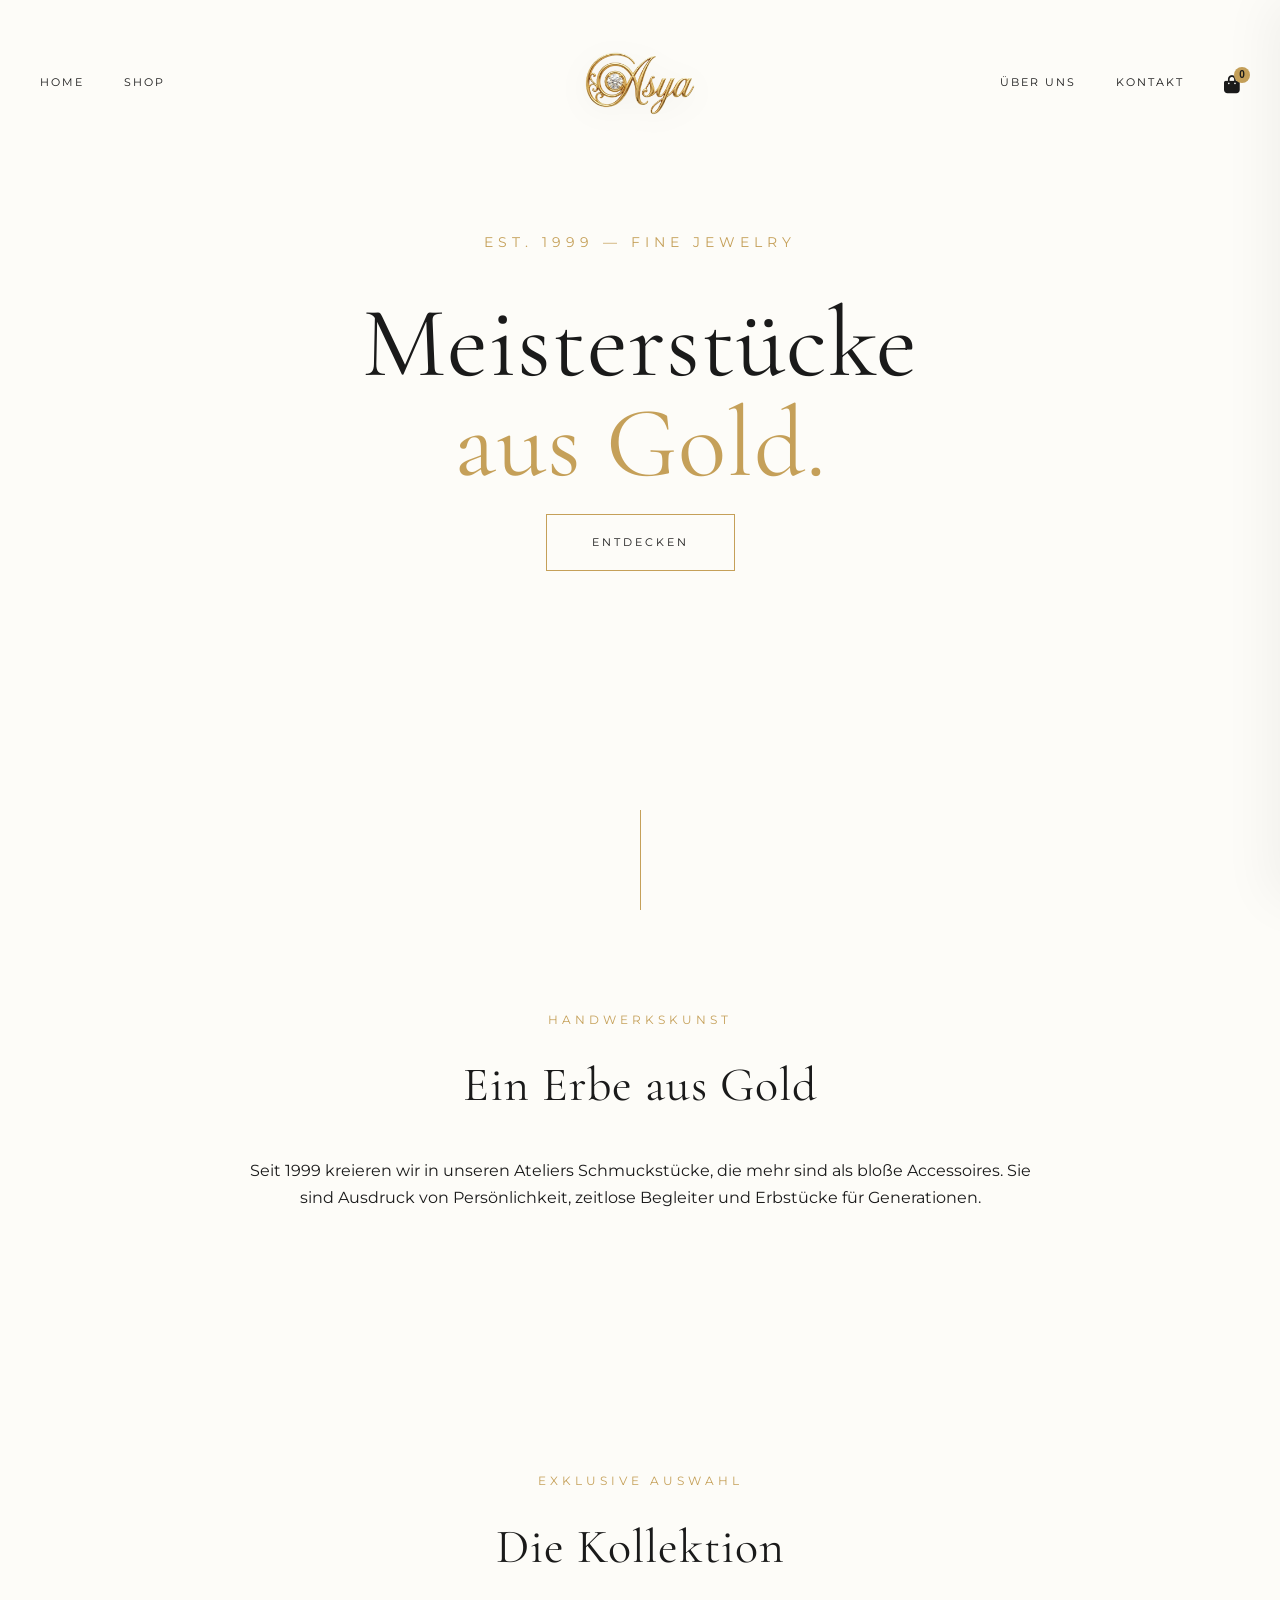
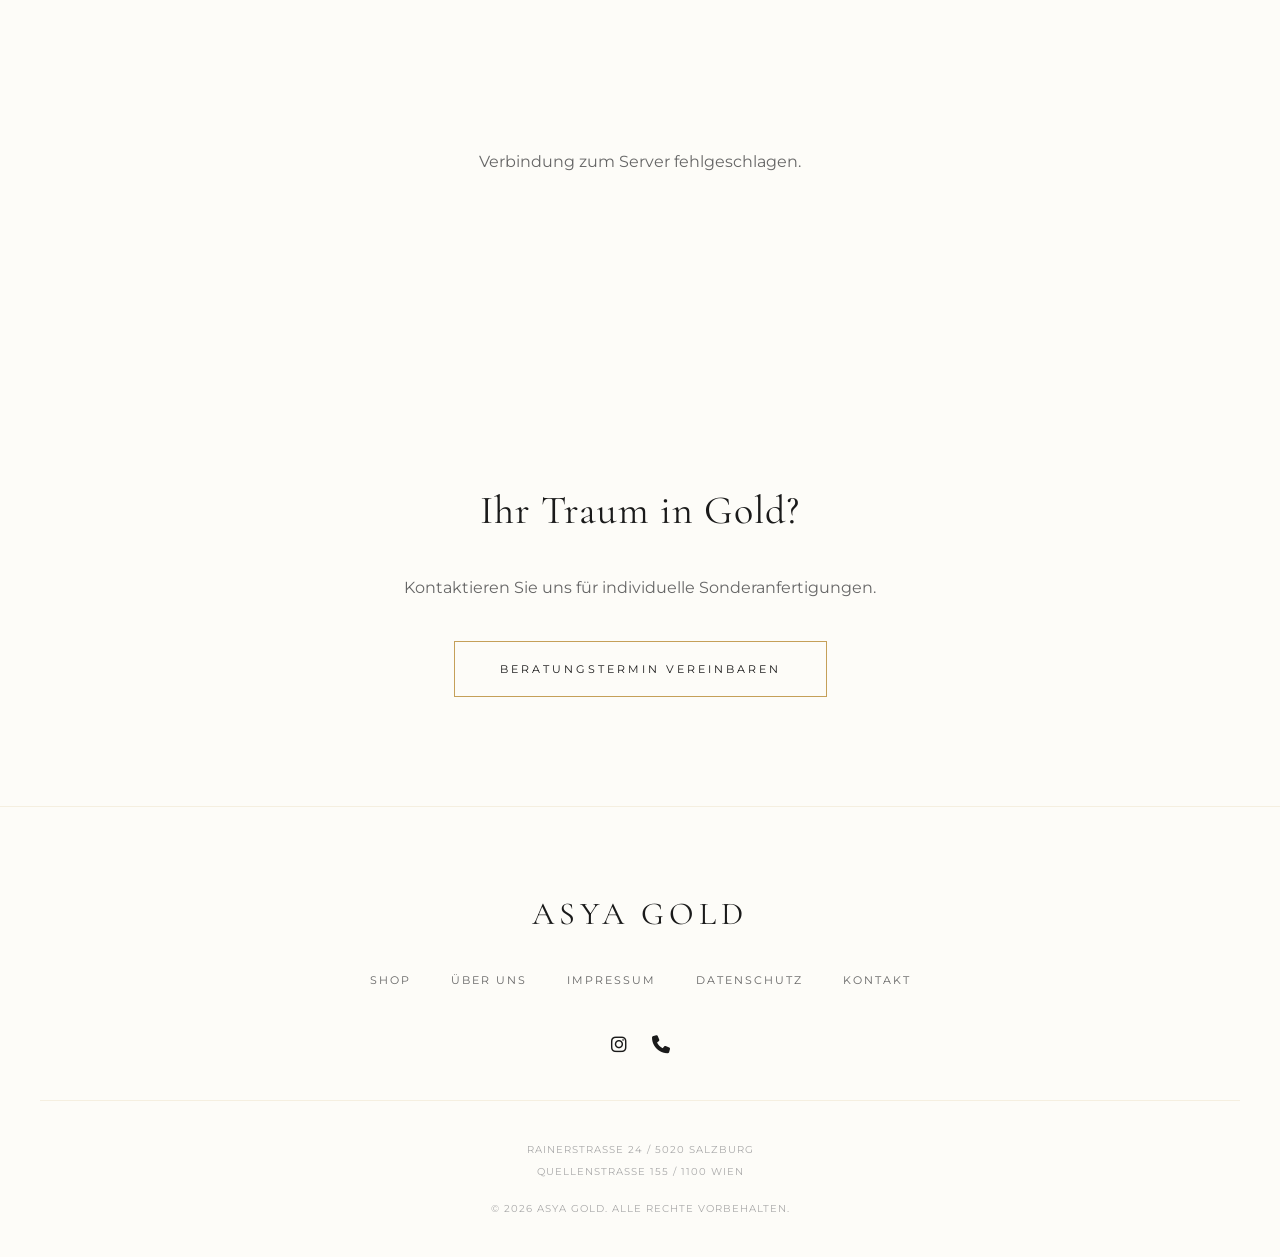
<file: index.html>
<!DOCTYPE html>
<html lang="de">

<head>
    <meta charset="UTF-8">
    <meta name="viewport" content="width=device-width, initial-scale=1.0">
    <title>ASYA GOLD | Feiner Goldschmuck & Zeitlose Eleganz</title>
    <meta name="description"
        content="Erleben Sie die Symbiose aus traditioneller Handwerkskunst und modernem Luxus. Exklusiver Goldschmuck für höchste Ansprüche.">

    <!-- Styles -->
    <link rel="icon" type="image/png" href="images/logo/logo.png">
    <link rel="stylesheet" href="style.css">

    <!-- Icons -->
    <link rel="stylesheet" href="https://cdnjs.cloudflare.com/ajax/libs/font-awesome/6.4.0/css/all.min.css">
</head>

<body class="home-page">
    <!-- Top Marquee Bar -->
    <div class="marquee-bar">
        <div class="marquee-content" id="marquee-text">
            <span class="marquee-item">ASYA GOLD — FINE JEWELRY & ART</span>
            <span class="marquee-item">ASYA GOLD — FINE JEWELRY & ART</span>
            <span class="marquee-item">ASYA GOLD — FINE JEWELRY & ART</span>
            <span class="marquee-item">ASYA GOLD — FINE JEWELRY & ART</span>
        </div>
    </div>

    <!-- Cart Drawer -->
    <div class="cart-overlay" id="cart-overlay"></div>
    <div class="cart-drawer" id="cart-drawer">
        <div class="cart-header">
            <h3>Warenkorb</h3>
            <button class="close-btn" id="close-cart"><span class="close-icon"></span></button>
        </div>
        <div class="cart-items" id="cart-items-container">
            <!-- Items via JS -->
        </div>
        <div class="cart-footer">
            <div class="cart-total">
                <span>Gesamtsumme</span>
                <span id="cart-total-price">0,00 €</span>
            </div>
            <button class="cta-luxury" style="width: 100%; margin-top: 20px;" onclick="startCheckout()">Zur
                Kasse</button>
        </div>
    </div>

    <!-- Mobile Menu Overlay -->
    <div class="mobile-menu-overlay" id="mobile-menu">
        <button class="close-btn" id="close-mobile-menu"><span class="close-icon"></span></button>
        <nav class="mobile-nav-links">
            <a href="./">Home</a>
            <a href="shop/">Shop</a>
            <a href="#atelier">Über uns</a>
            <a href="#">Kontakt</a>
        </nav>
    </div>

    <!-- Navigation -->
    <header id="header">
        <div class="nav-wrapper">
            <!-- Left Links -->
            <nav class="nav-links nav-group-left">
                <a href="./">Home</a>
                <a href="shop/">Shop</a>
            </nav>

            <!-- Center Logo -->
            <a href="index.html" class="logo">
                <img src="images/logo/logo.png" alt="Asya Gold Logo">
            </a>

            <!-- Right Zone -->
            <div class="nav-group-right-wrapper">
                <nav class="nav-links nav-group-right">
                    <a href="#atelier">Über uns</a>
                    <a href="#">Kontakt</a>
                </nav>
                <div class="nav-actions">
                    <button class="cart-btn">
                        <i class="fa-solid fa-bag-shopping"></i>
                        <span class="cart-count" id="cart-count">0</span>
                    </button>
                    <button class="menu-toggle" id="menu-toggle"><i class="fa-solid fa-bars"></i></button>
                </div>
            </div>
        </div>
    </header>

    <main>
        <!-- Hero Section -->
        <section class="hero">
            <div class="hero-content">
                <p id="hero-subtitle">Est. 1999 — Fine Jewelry</p>
                <h1 id="hero-title">Meisterstücke <br> <span class="gold-text">aus Gold.</span></h1>
                <a href="shop/index.html" class="cta-luxury">Entdecken</a>
            </div>
        </section>

        <div class="noble-divider reveal"></div>

        <!-- Intro Section -->
        <section id="atelier">
            <div class="container">
                <div class="section-intro reveal">
                    <span>Handwerkskunst</span>
                    <h2>Ein Erbe aus Gold</h2>
                    <p>Seit 1999 kreieren wir in unseren Ateliers Schmuckstücke, die mehr sind als bloße Accessoires.
                        Sie
                        sind Ausdruck von Persönlichkeit, zeitlose Begleiter und Erbstücke für Generationen.</p>
                </div>
            </div>
        </section>

        <!-- Dynamic Featured Section 1 -->
        <section id="featured-section-1" class="lifestyle-split container" style="display: none;">
            <div class="lifestyle-split-image reveal-left" id="f1-image-container">
                <!-- Image via JS -->
            </div>
            <div class="lifestyle-split-content reveal-right reveal-delay-2">
                <span id="f1-category">Exklusive Kollektion</span>
                <h2 id="f1-title">Produkttitel</h2>
                <p id="f1-text">Beschreibungstext...</p>
                <a href="shop/index.html" class="cta-luxury" id="f1-link">Zum Produkt</a>
            </div>
        </section>

        <div class="noble-divider" id="divider-1" style="display: none;"></div>

        <!-- Dynamic Featured Section 2 -->
        <section id="featured-section-2" class="lifestyle-split container featured-reverse" style="display: none;">
            <div class="lifestyle-split-image reveal-left reveal-delay-2" id="f2-image-container">
                <!-- Image via JS -->
            </div>
            <div class="lifestyle-split-content reveal-right">
                <span id="f2-category">Exklusive Kollektion</span>
                <h2 id="f2-title">Produkttitel</h2>
                <p id="f2-text">Beschreibungstext...</p>
                <a href="shop/index.html" class="cta-luxury" id="f2-link">Details ansehen</a>
            </div>
        </section>

        <div class="noble-divider" id="divider-2" style="display: none;"></div>

        <!-- Collection Section -->
        <section id="kollektion">
            <div class="container">
                <div class="section-intro reveal">
                    <span>Exklusive Auswahl</span>
                    <h2>Die Kollektion</h2>
                </div>

                <div class="product-grid" id="product-container">
                    <!-- Produkte werden dynamisch geladen -->
                </div>
            </div>
        </section>

        <!-- Call to Action Section -->
        <section style="background: var(--near-black); padding: 100px 0;">
            <div class="container" style="text-align: center;">
                <h2 class="luxury-text" style="font-size: 40px; margin-bottom: 30px;">Ihr Traum in Gold?</h2>
                <p style="margin-bottom: 40px; color: var(--gray);">Kontaktieren Sie uns für individuelle
                    Sonderanfertigungen.</p>
                <a href="#" class="cta-luxury">Beratungstermin vereinbaren</a>
            </div>
        </section>
    </main>

    <!-- Footer -->
    <footer>
        <div class="container">
            <a href="#" class="footer-logo">ASYA GOLD</a>

            <div class="footer-nav">
                <a href="shop/">Shop</a>
                <a href="#atelier">Über uns</a>
                <a href="impressum/">Impressum</a>
                <a href="#">Datenschutz</a>
                <a href="#">Kontakt</a>
            </div>

            <div class="footer-social">
                <a href="https://www.instagram.com/asyamodeasyagold/" target="_blank"><i
                        class="fa-brands fa-instagram"></i></a>
                <a href="tel:+43662874320"><i class="fa-solid fa-phone"></i></a>
            </div>
            <div class="footer-bottom">
                <p>Rainerstraße 24 / 5020 Salzburg</p>
                <p style="margin-top: 5px;">Quellenstraße 155 / 1100 Wien</p>
                <p style="margin-top: 20px;">&copy; 2026 ASYA GOLD. Alle Rechte vorbehalten.</p>
            </div>
        </div>
    </footer>

    <!-- Scripts -->
    <script src="script.js"></script>
</body>

</html>
</file>
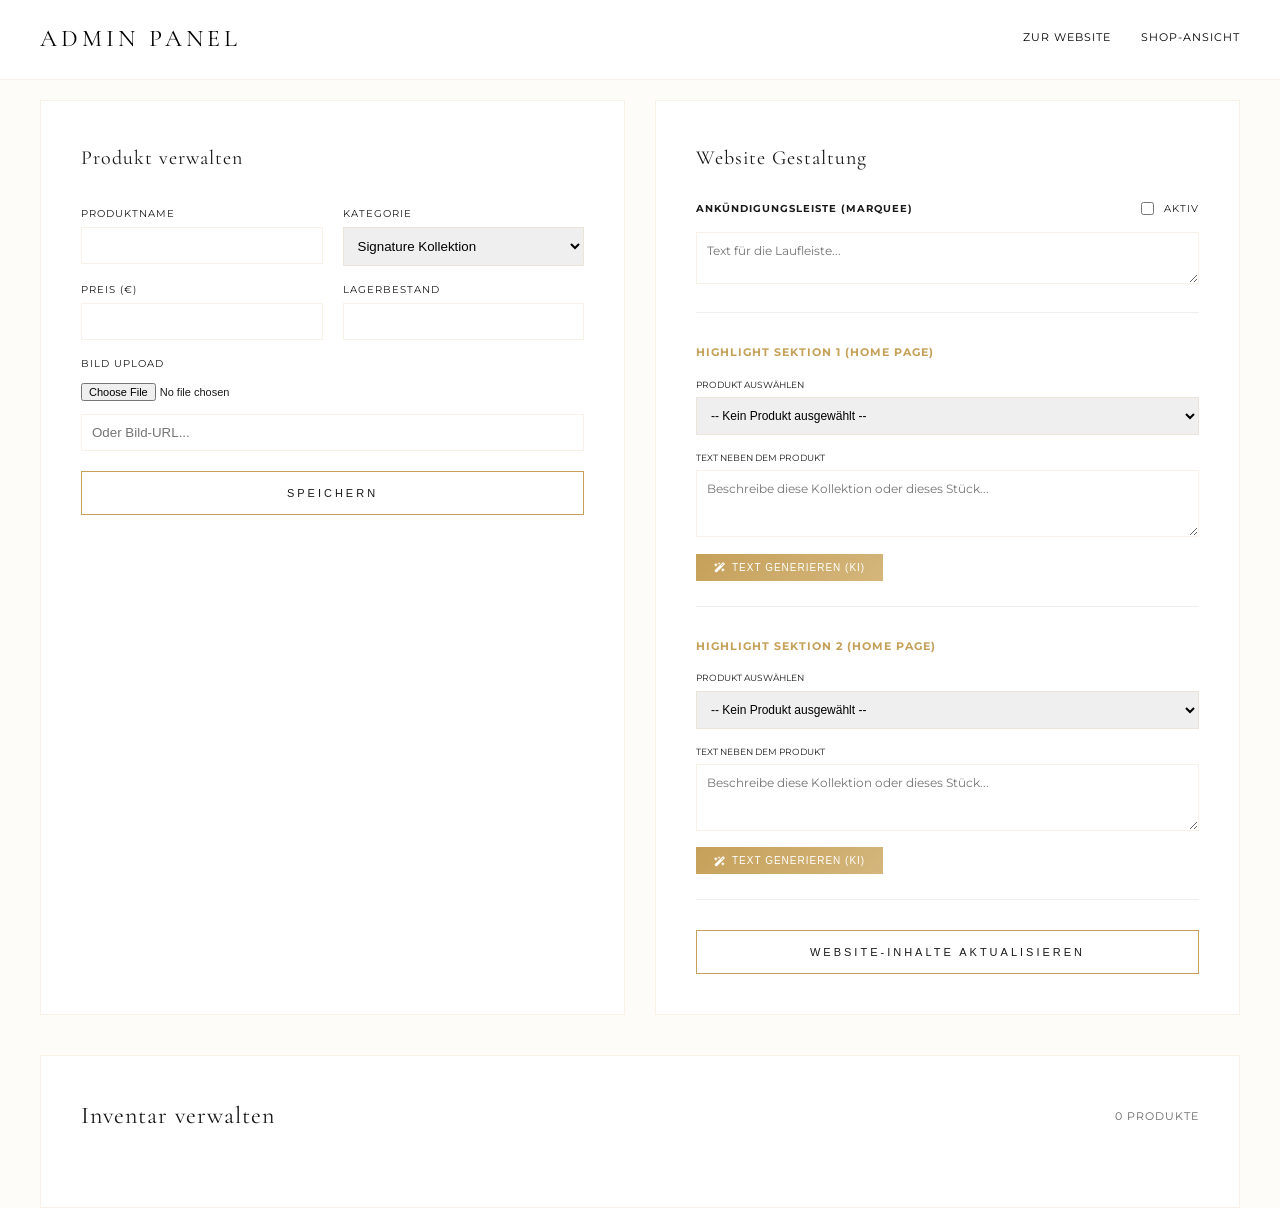
<file: admin/index.html>
<!DOCTYPE html>
<html lang="de">
<head>
    <meta charset="UTF-8">
    <meta name="viewport" content="width=device-width, initial-scale=1.0">
    <title>Admin Dashboard | Asya Gold</title>
    <link rel="icon" type="image/png" href="../images/logo/logo.png">
    <link rel="stylesheet" href="../style.css">
    <link rel="stylesheet" href="https://cdnjs.cloudflare.com/ajax/libs/font-awesome/6.4.0/css/all.min.css">
</head>
<body style="background: var(--cream);">

    <header class="scrolled" style="top: 0 !important; background: var(--white); border-bottom: 1px solid var(--border);">
        <div class="container nav-wrapper" style="display: flex; justify-content: space-between; align-items: center;">
            <a href="../" style="font-family: var(--font-serif); font-size: 24px; letter-spacing: 4px; text-transform: uppercase; text-decoration: none; color: #000; font-weight: 400;">Admin Panel</a>
            <nav class="nav-links" style="display: flex; gap: 30px;">
                <a href="../" style="text-decoration: none; color: #000; font-size: 11px; text-transform: uppercase; letter-spacing: 1px;">Zur Website</a>
                <a href="../shop/" style="text-decoration: none; color: #000; font-size: 11px; text-transform: uppercase; letter-spacing: 1px;">Shop-Ansicht</a>
            </nav>
        </div>
    </header>

    <main style="padding-top: 100px;">
        <div class="container">
            <!-- Top Row: Settings & Forms -->
            <div style="display: grid; grid-template-columns: 1fr 1fr; gap: 30px; margin-bottom: 40px;">
                
                <!-- Form: Produkt hinzufügen / bearbeiten -->
                <div class="admin-card" style="background: var(--white); padding: 40px; border: 1px solid var(--border);">
                    <h3 class="luxury-text" id="form-title" style="font-size: 20px; margin-bottom: 30px;">Produkt verwalten</h3>
                    <form id="add-product-form">
                        <input type="hidden" id="edit-id">
                        <div style="display: grid; grid-template-columns: 1fr 1fr; gap: 20px;">
                            <div class="form-group" style="margin-bottom: 15px;">
                                <label style="display: block; font-size: 10px; text-transform: uppercase; letter-spacing: 1px; margin-bottom: 5px;">Produktname</label>
                                <input type="text" id="title" required style="width: 100%; padding: 10px; border: 1px solid var(--border);">
                            </div>
                            <div class="form-group" style="margin-bottom: 15px;">
                                <label style="display: block; font-size: 10px; text-transform: uppercase; letter-spacing: 1px; margin-bottom: 5px;">Kategorie</label>
                                <select id="category" style="width: 100%; padding: 10px; border: 1px solid var(--border);">
                                    <option>Signature Kollektion</option>
                                    <option>Halsketten</option>
                                    <option>Armbänder</option>
                                    <option>Ohrringe</option>
                                    <option>Ringe</option>
                                </select>
                            </div>
                        </div>
                        <div style="display: grid; grid-template-columns: 1fr 1fr; gap: 20px;">
                            <div class="form-group" style="margin-bottom: 15px;">
                                <label style="display: block; font-size: 10px; text-transform: uppercase; letter-spacing: 1px; margin-bottom: 5px;">Preis (€)</label>
                                <input type="number" id="price" step="0.01" required style="width: 100%; padding: 10px; border: 1px solid var(--border);">
                            </div>
                            <div class="form-group" style="margin-bottom: 15px;">
                                <label style="display: block; font-size: 10px; text-transform: uppercase; letter-spacing: 1px; margin-bottom: 5px;">Lagerbestand</label>
                                <input type="number" id="stock" required style="width: 100%; padding: 10px; border: 1px solid var(--border);">
                            </div>
                        </div>
                        
                        <div class="form-group" style="margin-bottom: 20px;">
                            <label style="display: block; font-size: 10px; text-transform: uppercase; letter-spacing: 1px; margin-bottom: 5px;">Bild Upload</label>
                            <input type="file" id="image-file" accept="image/*" style="width: 100%; font-size: 11px;">
                            <input type="text" id="image-url" placeholder="Oder Bild-URL..." style="width: 100%; padding: 10px; border: 1px solid var(--border); margin-top: 10px;">
                        </div>

                        <button type="submit" id="submit-btn" class="cta-luxury" style="width: 100%; padding: 15px;">Speichern</button>
                        <button type="button" id="cancel-btn" style="width: 100%; margin-top: 10px; background: none; border: none; font-size: 10px; cursor: pointer; color: var(--gray); display: none;" onclick="resetForm()">Abbrechen</button>
                    </form>
                </div>

                <!-- Home Page & Global Settings -->
                <div class="admin-card" style="background: var(--white); padding: 40px; border: 1px solid var(--border);">
                    <h3 class="luxury-text" style="font-size: 20px; margin-bottom: 25px;">Website Gestaltung</h3>
                    
                    <div style="margin-bottom: 30px; border-bottom: 1px solid #eee; padding-bottom: 20px;">
                        <div style="display: flex; justify-content: space-between; align-items: center; margin-bottom: 15px;">
                            <label style="font-size: 10px; text-transform: uppercase; letter-spacing: 1px; font-weight: 700;">Ankündigungsleiste (Marquee)</label>
                            <label style="display: flex; align-items: center; gap: 10px; font-size: 10px; text-transform: uppercase; letter-spacing: 1px; cursor: pointer;">
                                <input type="checkbox" id="marquee-active"> Aktiv
                            </label>
                        </div>
                        <textarea id="marquee-input" rows="2" style="width: 100%; padding: 10px; border: 1px solid var(--border); font-family: var(--font-sans); font-size: 12px;" placeholder="Text für die Laufleiste..."></textarea>
                    </div>

                    <div style="margin-bottom: 30px; border-bottom: 1px solid #eee; padding-bottom: 25px;">
                        <label style="display: block; font-size: 11px; text-transform: uppercase; letter-spacing: 1px; margin-bottom: 15px; font-weight: 700; color: var(--gold);">Highlight Sektion 1 (Home Page)</label>
                        <div style="display: grid; grid-template-columns: 1fr; gap: 15px;">
                            <div>
                                <label style="display: block; font-size: 9px; text-transform: uppercase; margin-bottom: 5px;">Produkt auswählen</label>
                                <select id="featured-1-id" style="width: 100%; padding: 10px; border: 1px solid var(--border); font-size: 12px;">
                                    <option value="">-- Kein Produkt ausgewählt --</option>
                                </select>
                            </div>
                            <div>
                                <label style="display: block; font-size: 9px; text-transform: uppercase; margin-bottom: 5px;">Text neben dem Produkt</label>
                                <textarea id="featured-1-text" rows="3" style="width: 100%; padding: 10px; border: 1px solid var(--border); font-family: var(--font-sans); font-size: 12px;" placeholder="Beschreibe diese Kollektion oder dieses Stück..."></textarea>
                                <button type="button" onclick="generateAIText(1)" id="ai-btn-1" style="margin-top: 8px; background: linear-gradient(135deg, #C5A059, #D4B67C); color: #fff; border: none; padding: 8px 18px; font-size: 10px; text-transform: uppercase; letter-spacing: 1px; cursor: pointer; display: flex; align-items: center; gap: 6px;"><i class="fa-solid fa-wand-magic-sparkles"></i> Text generieren (KI)</button>
                            </div>
                        </div>
                    </div>

                    <div style="margin-bottom: 30px; border-bottom: 1px solid #eee; padding-bottom: 25px;">
                        <label style="display: block; font-size: 11px; text-transform: uppercase; letter-spacing: 1px; margin-bottom: 15px; font-weight: 700; color: var(--gold);">Highlight Sektion 2 (Home Page)</label>
                        <div style="display: grid; grid-template-columns: 1fr; gap: 15px;">
                            <div>
                                <label style="display: block; font-size: 9px; text-transform: uppercase; margin-bottom: 5px;">Produkt auswählen</label>
                                <select id="featured-2-id" style="width: 100%; padding: 10px; border: 1px solid var(--border); font-size: 12px;">
                                    <option value="">-- Kein Produkt ausgewählt --</option>
                                </select>
                            </div>
                            <div>
                                <label style="display: block; font-size: 9px; text-transform: uppercase; margin-bottom: 5px;">Text neben dem Produkt</label>
                                <textarea id="featured-2-text" rows="3" style="width: 100%; padding: 10px; border: 1px solid var(--border); font-family: var(--font-sans); font-size: 12px;" placeholder="Beschreibe diese Kollektion oder dieses Stück..."></textarea>
                                <button type="button" onclick="generateAIText(2)" id="ai-btn-2" style="margin-top: 8px; background: linear-gradient(135deg, #C5A059, #D4B67C); color: #fff; border: none; padding: 8px 18px; font-size: 10px; text-transform: uppercase; letter-spacing: 1px; cursor: pointer; display: flex; align-items: center; gap: 6px;"><i class="fa-solid fa-wand-magic-sparkles"></i> Text generieren (KI)</button>
                            </div>
                        </div>
                    </div>

                    <button onclick="updateSettings()" id="save-settings-btn" class="cta-luxury" style="width: 100%; padding: 15px;">Website-Inhalte aktualisieren</button>
                </div>
            </div>

            <!-- Bottom Row: Inventory (Full Width) -->
            <div class="admin-card" style="background: var(--white); padding: 40px; border: 1px solid var(--border);">
                <div style="display: flex; justify-content: space-between; align-items: center; margin-bottom: 30px;">
                    <h3 class="luxury-text" style="font-size: 24px; margin: 0;">Inventar verwalten</h3>
                    <span style="font-size: 11px; color: var(--gray); text-transform: uppercase; letter-spacing: 1px;" id="product-count">0 Produkte</span>
                </div>
                <div id="admin-product-list">
                    <!-- Produkte via JS -->
                </div>
            </div>
        </div>
    </main>

    <script>
        const API_URL = 'https://asya-gold.f-klavun.workers.dev/api';
        let products = [];

        function formatCurrency(val) {
            return new Intl.NumberFormat('de-DE', { style: 'currency', currency: 'EUR' }).format(val);
        }

        async function fetchProducts() {
            try {
                const res = await fetch(`${API_URL}/products`);
                products = await res.json();
                renderAdminList();
                populateFeaturedDropdowns();
            } catch (err) {
                console.error("Laden fehlgeschlagen:", err);
            }
        }

        function populateFeaturedDropdowns() {
            const selects = [document.getElementById('featured-1-id'), document.getElementById('featured-2-id')];
            selects.forEach(select => {
                if (!select) return;
                const currentValue = select.value;
                select.innerHTML = '<option value="">-- Kein Produkt ausgewählt --</option>';
                products.forEach(p => {
                    const opt = document.createElement('option');
                    opt.value = p.id;
                    opt.textContent = p.title;
                    select.appendChild(opt);
                });
                select.value = currentValue;
            });
        }

        function renderAdminList() {
            const list = document.getElementById('admin-product-list');
            document.getElementById('product-count').innerText = `${products.length} Produkte`;
            
            if (products.length === 0) {
                list.innerHTML = `<p style="text-align: center; color: var(--gray); padding: 40px 0;">Keine Produkte in der Datenbank.</p>`;
                return;
            }

            list.innerHTML = `
                <table style="width: 100%; border-collapse: collapse; text-align: left;">
                    <thead>
                        <tr style="border-bottom: 2px solid var(--border); font-size: 10px; text-transform: uppercase; letter-spacing: 2px; color: var(--gray);">
                            <th style="padding: 15px 0;">Bild</th>
                            <th style="padding: 15px;">Produkt / Kategorie</th>
                            <th style="padding: 15px;">Preis</th>
                            <th style="padding: 15px;">Bestand</th>
                            <th style="padding: 15px;">Status</th>
                            <th style="padding: 15px; text-align: right;">Aktionen</th>
                        </tr>
                    </thead>
                    <tbody>
                        ${products.map((p, index) => `
                            <tr style="border-bottom: 1px solid #f5f5f5; transition: background 0.3s;">
                                <td style="padding: 15px 0;">
                                    <img src="${p.image_url}" onerror="this.src='https://via.placeholder.com/50x60?text=Error'" style="width: 50px; height: 60px; object-fit: cover; background: #eee; border: 1px solid #eee;">
                                </td>
                                <td style="padding: 15px;">
                                    <h4 style="font-family: var(--font-serif); font-size: 16px; margin: 0;">${p.title}</h4>
                                    <span style="font-size: 10px; color: var(--gray); text-transform: uppercase;">${p.category}</span>
                                </td>
                                <td style="padding: 15px; font-weight: 600;">${formatCurrency(p.price)}</td>
                                <td style="padding: 15px;">
                                    <span style="display: inline-block; padding: 4px 8px; font-size: 11px; font-weight: 700; background: ${p.stock <= 3 ? '#ffebee' : '#f5f5f5'}; color: ${p.stock <= 3 ? '#c62828' : 'var(--black)'};">
                                        ${p.stock} Stk.
                                    </span>
                                </td>
                                <td style="padding: 15px;">
                                    <span style="font-size: 10px; text-transform: uppercase; letter-spacing: 1px; color: ${p.active ? '#2e7d32' : '#c62828'}">
                                        ${p.active ? '● Aktiv' : '○ Inaktiv'}
                                    </span>
                                </td>
                                <td style="padding: 15px; text-align: right;">
                                    <div style="display: flex; gap: 8px; justify-content: flex-end;">
                                        <button onclick="editProduct(${index})" style="background: #000; color: #fff; border: none; padding: 10px; width: 110px; font-size: 10px; text-transform: uppercase; cursor: pointer; letter-spacing: 1px; font-weight: 600; text-align: center;">Bearbeiten</button>
                                        <button onclick="toggleActive(${p.id}, ${p.active})" style="background: #f0f0f0; border: 1px solid #ddd; padding: 10px; width: 110px; font-size: 10px; text-transform: uppercase; cursor: pointer; letter-spacing: 1px; text-align: center;">${p.active ? 'Deaktivieren' : 'Aktivieren'}</button>
                                        <button onclick="deleteProduct(${p.id})" style="background: #fff; border: 1px solid #ffcdd2; color: #c62828; padding: 10px; width: 110px; font-size: 10px; text-transform: uppercase; cursor: pointer; letter-spacing: 1px; text-align: center;">Löschen</button>
                                    </div>
                                </td>
                            </tr>
                        `).join('')}
                    </tbody>
                </table>
            `;
        }

        document.getElementById('add-product-form').addEventListener('submit', async (e) => {
            e.preventDefault();
            
            const submitBtn = document.getElementById('submit-btn');
            const originalText = submitBtn.innerText;
            submitBtn.innerText = "Speichere...";
            submitBtn.disabled = true;

            const editId = document.getElementById('edit-id').value;
            let finalImageUrl = document.getElementById('image-url').value.trim();
            const imageFile = document.getElementById('image-file').files[0];

            if (imageFile) {
                const formData = new FormData();
                formData.append('file', imageFile);
                try {
                    const uploadRes = await fetch(`${API_URL}/upload`, {
                        method: 'POST',
                        body: formData
                    });
                    if (!uploadRes.ok) throw new Error("Upload fehlgeschlagen");
                    const uploadData = await uploadRes.json();
                    finalImageUrl = uploadData.url;
                } catch (err) {
                    console.error("Upload-Fehler:", err);
                    alert("Upload fehlgeschlagen: " + err.message);
                    submitBtn.disabled = false;
                    submitBtn.innerText = originalText;
                    return;
                }
            }

            const productData = {
                id: editId ? parseInt(editId) : null,
                title: document.getElementById('title').value,
                category: document.getElementById('category').value,
                price: parseFloat(document.getElementById('price').value),
                stock: parseInt(document.getElementById('stock').value),
                image: finalImageUrl || 'images/gold1.png',
                active: true
            };

            try {
                const response = await fetch(`${API_URL}/products`, {
                    method: 'POST',
                    headers: { 'Content-Type': 'application/json' },
                    body: JSON.stringify(productData)
                });
                
                if (!response.ok) {
                    const errorText = await response.text();
                    throw new Error("Server-Fehler: " + errorText);
                }
                
                alert("Erfolgreich gespeichert!");
                resetForm();
                fetchProducts();
            } catch (err) {
                console.error("Speicher-Fehler:", err);
                alert("Speichern fehlgeschlagen: " + err.message);
            } finally {
                submitBtn.disabled = false;
                submitBtn.innerText = originalText;
            }
        });

        window.editProduct = (index) => {
            const p = products[index];
            document.getElementById('edit-id').value = p.id;
            document.getElementById('title').value = p.title;
            document.getElementById('category').value = p.category;
            document.getElementById('price').value = p.price;
            document.getElementById('stock').value = p.stock || 0;
            document.getElementById('image-url').value = p.image_url;
            
            document.getElementById('form-title').innerText = 'Produkt bearbeiten';
            document.getElementById('submit-btn').innerText = 'Änderungen speichern';
            document.getElementById('cancel-btn').style.display = 'block';
            window.scrollTo({ top: 0, behavior: 'smooth' });
        };

        window.deleteProduct = async (id) => {
            if (confirm('Wirklich löschen?')) {
                await fetch(`${API_URL}/products/${id}`, { method: 'DELETE' });
                fetchProducts();
            }
        };

        window.toggleActive = async (id, currentStatus) => {
            const p = products.find(p => p.id === id);
            const updated = { ...p, id: id, active: !currentStatus, image: p.image_url };
            await fetch(`${API_URL}/products`, {
                method: 'POST',
                headers: { 'Content-Type': 'application/json' },
                body: JSON.stringify(updated)
            });
            fetchProducts();
        };

        window.resetForm = () => {
            document.getElementById('add-product-form').reset();
            document.getElementById('edit-id').value = '';
            document.getElementById('form-title').innerText = 'Produkt hinzufügen';
            document.getElementById('submit-btn').innerText = 'Produkt speichern';
            document.getElementById('cancel-btn').style.display = 'none';
        };

        async function fetchSettings() {
            try {
                const res = await fetch(`${API_URL}/settings`);
                const settings = await res.json();
                if (settings.marquee_text) {
                    document.getElementById('marquee-input').value = settings.marquee_text;
                }
                if (settings.marquee_active) {
                    document.getElementById('marquee-active').checked = settings.marquee_active === 'true';
                }
                if (settings.featured_1_id) {
                    document.getElementById('featured-1-id').value = settings.featured_1_id;
                }
                if (settings.featured_1_text) {
                    document.getElementById('featured-1-text').value = settings.featured_1_text;
                }
                if (settings.featured_2_id) {
                    document.getElementById('featured-2-id').value = settings.featured_2_id;
                }
                if (settings.featured_2_text) {
                    document.getElementById('featured-2-text').value = settings.featured_2_text;
                }
            } catch (err) {
                console.error("Einstellungen konnten nicht geladen werden:", err);
            }
        }

        window.updateSettings = async () => {
            const btn = document.getElementById('save-settings-btn');
            const originalText = btn.innerText;
            btn.innerText = "Speichere...";
            btn.disabled = true;

            const marqueeText = document.getElementById('marquee-input').value;
            const marqueeActive = document.getElementById('marquee-active').checked ? 'true' : 'false';
            const f1Id = document.getElementById('featured-1-id').value;
            const f1Text = document.getElementById('featured-1-text').value;
            const f2Id = document.getElementById('featured-2-id').value;
            const f2Text = document.getElementById('featured-2-text').value;
            
            try {
                const response = await fetch(`${API_URL}/settings`, {
                    method: 'POST',
                    headers: { 'Content-Type': 'application/json' },
                    body: JSON.stringify({ 
                        marquee_text: marqueeText,
                        marquee_active: marqueeActive,
                        featured_1_id: f1Id,
                        featured_1_text: f1Text,
                        featured_2_id: f2Id,
                        featured_2_text: f2Text
                    })
                });
                
                if (response.ok) {
                    alert("Einstellungen erfolgreich aktualisiert!");
                } else {
                    throw new Error("Update fehlgeschlagen");
                }
            } catch (err) {
                alert("Fehler: " + err.message);
            } finally {
                btn.disabled = false;
                btn.innerText = originalText;
            }
        };

        // --- KI-Textgenerierung ---
        window.generateAIText = async (slotNumber) => {
            const select = document.getElementById(`featured-${slotNumber}-id`);
            const textarea = document.getElementById(`featured-${slotNumber}-text`);
            const btn = document.getElementById(`ai-btn-${slotNumber}`);

            const selectedId = select.value;
            if (!selectedId) {
                alert('Bitte wähle zuerst ein Produkt aus.');
                return;
            }

            const product = products.find(p => p.id == selectedId);
            if (!product) {
                alert('Produkt nicht gefunden.');
                return;
            }

            const originalHTML = btn.innerHTML;
            btn.innerHTML = '<i class="fa-solid fa-spinner fa-spin"></i> Generiere...';
            btn.disabled = true;

            try {
                const response = await fetch(`${API_URL}/generate-text`, {
                    method: 'POST',
                    headers: { 'Content-Type': 'application/json' },
                    body: JSON.stringify({
                        productTitle: product.title,
                        productCategory: product.category
                    })
                });

                if (!response.ok) {
                    const errData = await response.json().catch(() => ({}));
                    throw new Error(errData.error || 'KI-Anfrage fehlgeschlagen' + (errData.details ? '\n\nDetails: ' + errData.details : ''));
                }

                const data = await response.json();
                textarea.value = data.text;
            } catch (err) {
                alert('Fehler bei der Textgenerierung:\n' + err.message);
            } finally {
                btn.innerHTML = originalHTML;
                btn.disabled = false;
            }
        };

        fetchProducts();
        fetchSettings();

        function revealBody() {
            setTimeout(() => {
                document.body.classList.add('loaded');
            }, 100);
        }

        if (document.readyState === 'loading') {
            document.addEventListener('DOMContentLoaded', revealBody);
        } else {
            revealBody();
        }
    </script>
</body>
</html>
</file>
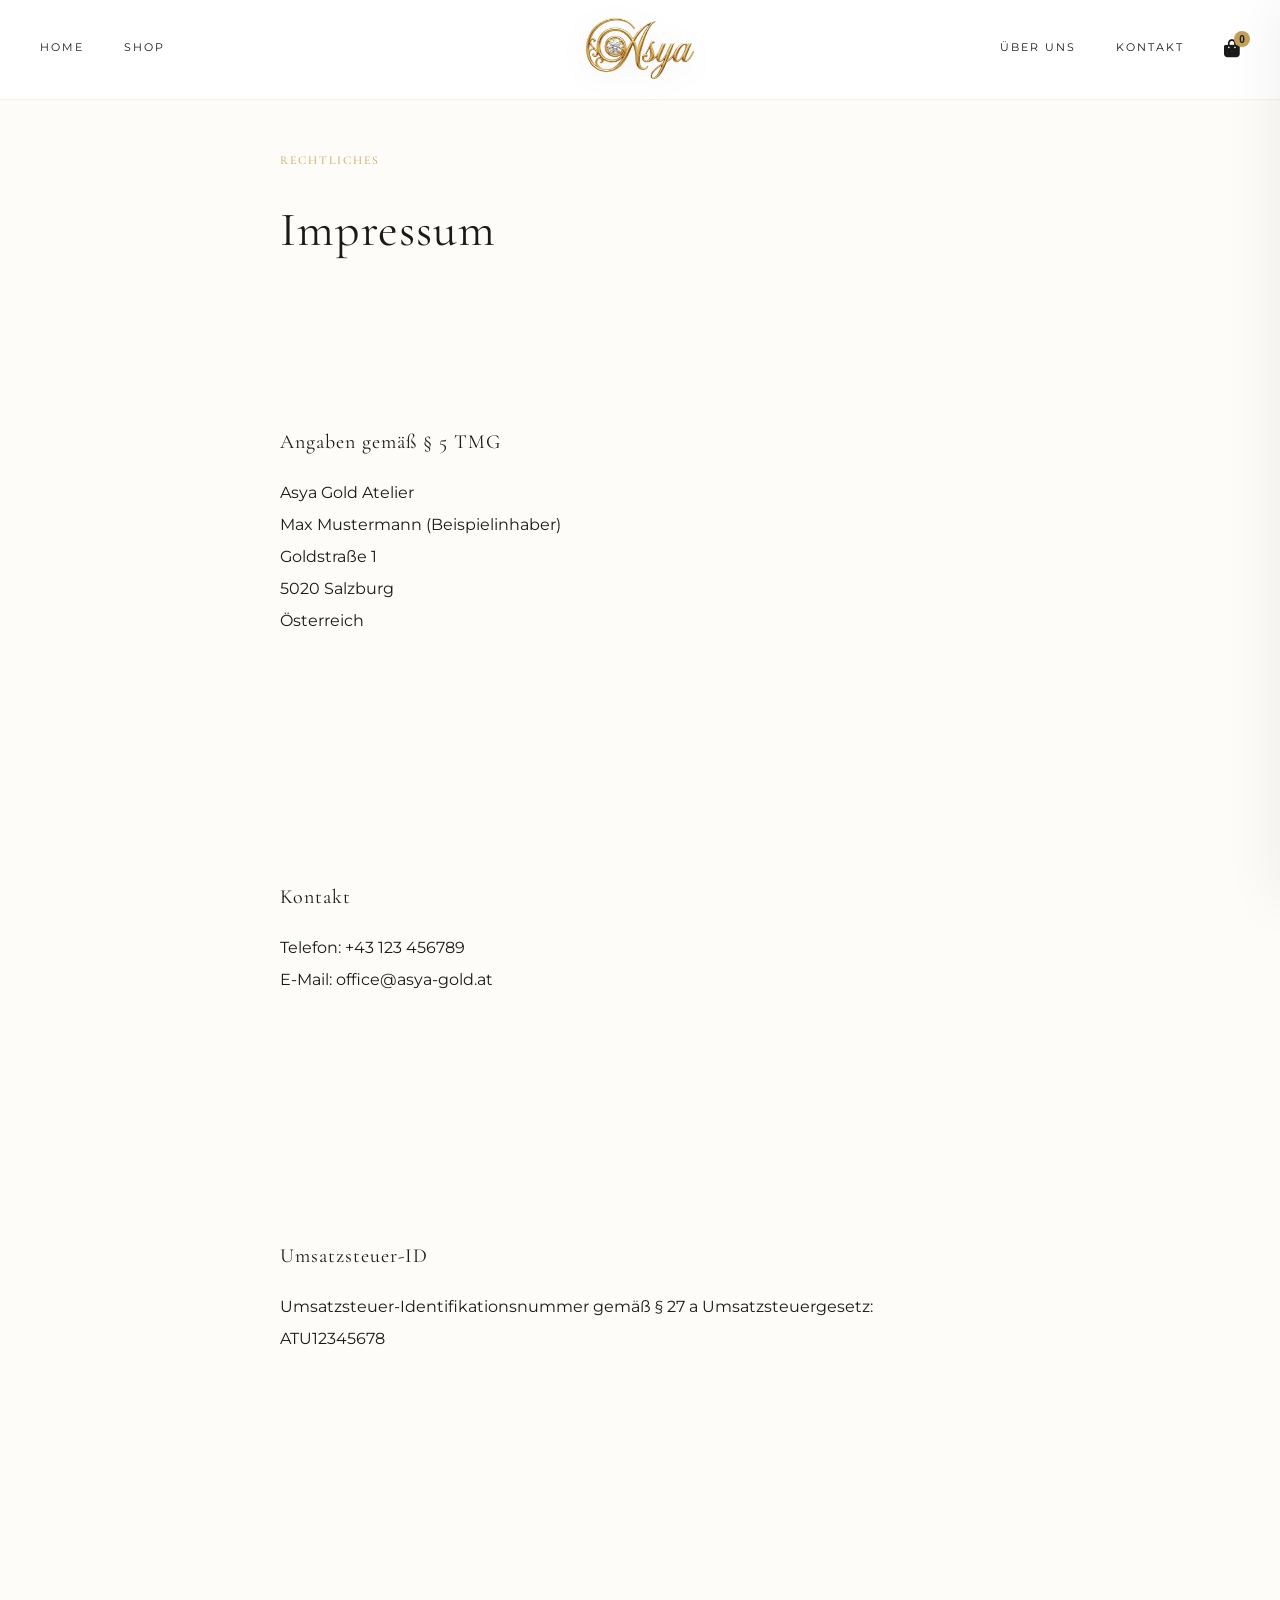
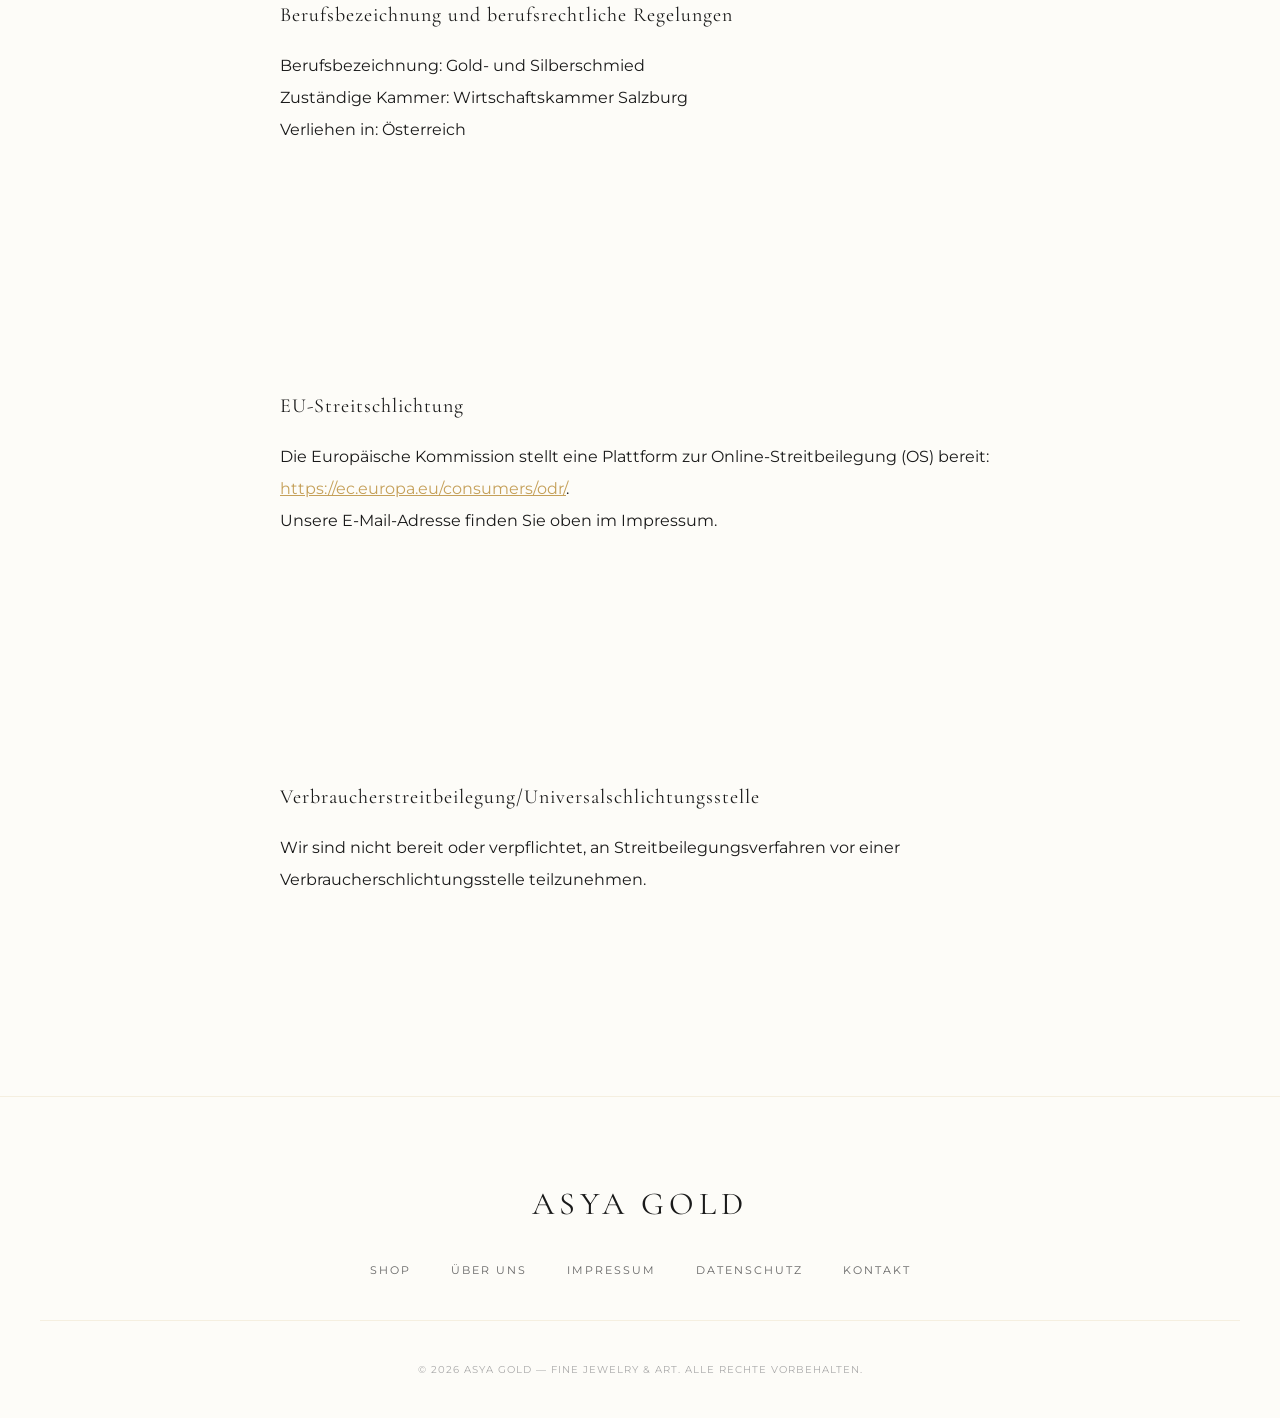
<file: impressum/index.html>
<!DOCTYPE html>
<html lang="de">

<head>
    <meta charset="UTF-8">
    <meta name="viewport" content="width=device-width, initial-scale=1.0">
    <title>Impressum | Asya Gold (Seite in Bearbeitung...)</title>
    <link rel="icon" type="image/png" href="../images/logo/logo.png">
    <link rel="stylesheet" href="../style.css">
    <link rel="stylesheet" href="https://cdnjs.cloudflare.com/ajax/libs/font-awesome/6.4.0/css/all.min.css">
</head>

<body class="legal-page">
    <!-- Cart Drawer -->
    <div class="cart-overlay" id="cart-overlay"></div>
    <div class="cart-drawer" id="cart-drawer">
        <div class="cart-header">
            <h3>Warenkorb</h3>
            <button class="close-btn" id="close-cart"><span class="close-icon"></span></button>
        </div>
        <div class="cart-items" id="cart-items-container">
            <!-- Items via JS -->
        </div>
        <div class="cart-footer">
            <div class="cart-total">
                <span>Gesamtsumme</span>
                <span id="cart-total-price">0,00 €</span>
            </div>
            <button class="cta-luxury" style="width: 100%; margin-top: 20px;" onclick="startCheckout()">Zur
                Kasse</button>
        </div>
    </div>

    <!-- Mobile Menu Overlay -->
    <div class="mobile-menu-overlay" id="mobile-menu">
        <button class="close-btn" id="close-mobile-menu"><span class="close-icon"></span></button>
        <nav class="mobile-nav-links">
            <a href="../">Home</a>
            <a href="../shop/">Shop</a>
            <a href="../#atelier">Über uns</a>
            <a href="#">Kontakt</a>
        </nav>
    </div>

    <!-- Navigation -->
    <header id="header" class="scrolled"
        style="top: 0 !important; background: var(--white); border-bottom: 1px solid var(--border);">
        <div class="nav-wrapper">
            <!-- Left Links -->
            <nav class="nav-links nav-group-left">
                <a href="../">Home</a>
                <a href="../shop/">Shop</a>
            </nav>

            <!-- Center Logo -->
            <a href="../" class="logo">
                <img src="../images/logo/logo.png" alt="Asya Gold Logo">
            </a>

            <!-- Right Zone -->
            <div class="nav-group-right-wrapper">
                <nav class="nav-links nav-group-right">
                    <a href="../index.html#atelier">Über uns</a>
                    <a href="#">Kontakt</a>
                </nav>
                <div class="nav-actions">
                    <button class="cart-btn">
                        <i class="fa-solid fa-bag-shopping"></i>
                        <span class="cart-count" id="cart-count">0</span>
                    </button>
                    <button class="menu-toggle" id="menu-toggle"><i class="fa-solid fa-bars"></i></button>
                </div>
            </div>
        </div>
    </header>

    <main style="padding: 150px 0 100px;">
        <div class="container" style="max-width: 800px;">
            <span class="luxury-text"
                style="font-size: 12px; text-transform: uppercase; letter-spacing: 2px; color: var(--gold); display: block; margin-bottom: 20px;">Rechtliches</span>
            <h1 class="luxury-text" style="font-size: 48px; margin-bottom: 50px;">Impressum</h1>

            <div style="line-height: 2; color: var(--black);">
                <section style="margin-bottom: 40px;">
                    <h3 style="font-family: var(--font-serif); font-size: 20px; margin-bottom: 15px;">Angaben gemäß § 5
                        TMG</h3>
                    <p>
                        Asya Gold Atelier<br>
                        Max Mustermann (Beispielinhaber)<br>
                        Goldstraße 1<br>
                        5020 Salzburg<br>
                        Österreich
                    </p>
                </section>

                <section style="margin-bottom: 40px;">
                    <h3 style="font-family: var(--font-serif); font-size: 20px; margin-bottom: 15px;">Kontakt</h3>
                    <p>
                        Telefon: +43 123 456789<br>
                        E-Mail: office@asya-gold.at
                    </p>
                </section>

                <section style="margin-bottom: 40px;">
                    <h3 style="font-family: var(--font-serif); font-size: 20px; margin-bottom: 15px;">Umsatzsteuer-ID
                    </h3>
                    <p>
                        Umsatzsteuer-Identifikationsnummer gemäß § 27 a Umsatzsteuergesetz:<br>
                        ATU12345678
                    </p>
                </section>

                <section style="margin-bottom: 40px;">
                    <h3 style="font-family: var(--font-serif); font-size: 20px; margin-bottom: 15px;">Berufsbezeichnung
                        und berufsrechtliche Regelungen</h3>
                    <p>
                        Berufsbezeichnung: Gold- und Silberschmied<br>
                        Zuständige Kammer: Wirtschaftskammer Salzburg<br>
                        Verliehen in: Österreich
                    </p>
                </section>

                <section style="margin-bottom: 40px;">
                    <h3 style="font-family: var(--font-serif); font-size: 20px; margin-bottom: 15px;">
                        EU-Streitschlichtung</h3>
                    <p>Die Europäische Kommission stellt eine Plattform zur Online-Streitbeilegung (OS) bereit: <a
                            href="https://ec.europa.eu/consumers/odr/" target="_blank"
                            style="color: var(--gold);">https://ec.europa.eu/consumers/odr/</a>.<br> Unsere
                        E-Mail-Adresse finden Sie oben im Impressum.</p>
                </section>

                <section>
                    <h3 style="font-family: var(--font-serif); font-size: 20px; margin-bottom: 15px;">
                        Verbraucherstreitbeilegung/Universalschlichtungsstelle</h3>
                    <p>Wir sind nicht bereit oder verpflichtet, an Streitbeilegungsverfahren vor einer
                        Verbraucherschlichtungsstelle teilzunehmen.</p>
                </section>
            </div>
        </div>
    </main>

    <!-- Footer -->
    <footer>
        <div class="container">
            <a href="../" class="footer-logo">ASYA GOLD</a>

            <div class="footer-nav">
                <a href="../shop/">Shop</a>
                <a href="../#atelier">Über uns</a>
                <a href="./">Impressum</a>
                <a href="#">Datenschutz</a>
                <a href="#">Kontakt</a>
            </div>

            <div class="footer-bottom">
                <p>&copy; 2026 ASYA GOLD — FINE JEWELRY & ART. ALLE RECHTE VORBEHALTEN.</p>
            </div>
        </div>
    </footer>

    <script src="../script.js"></script>
</body>

</html>
</file>
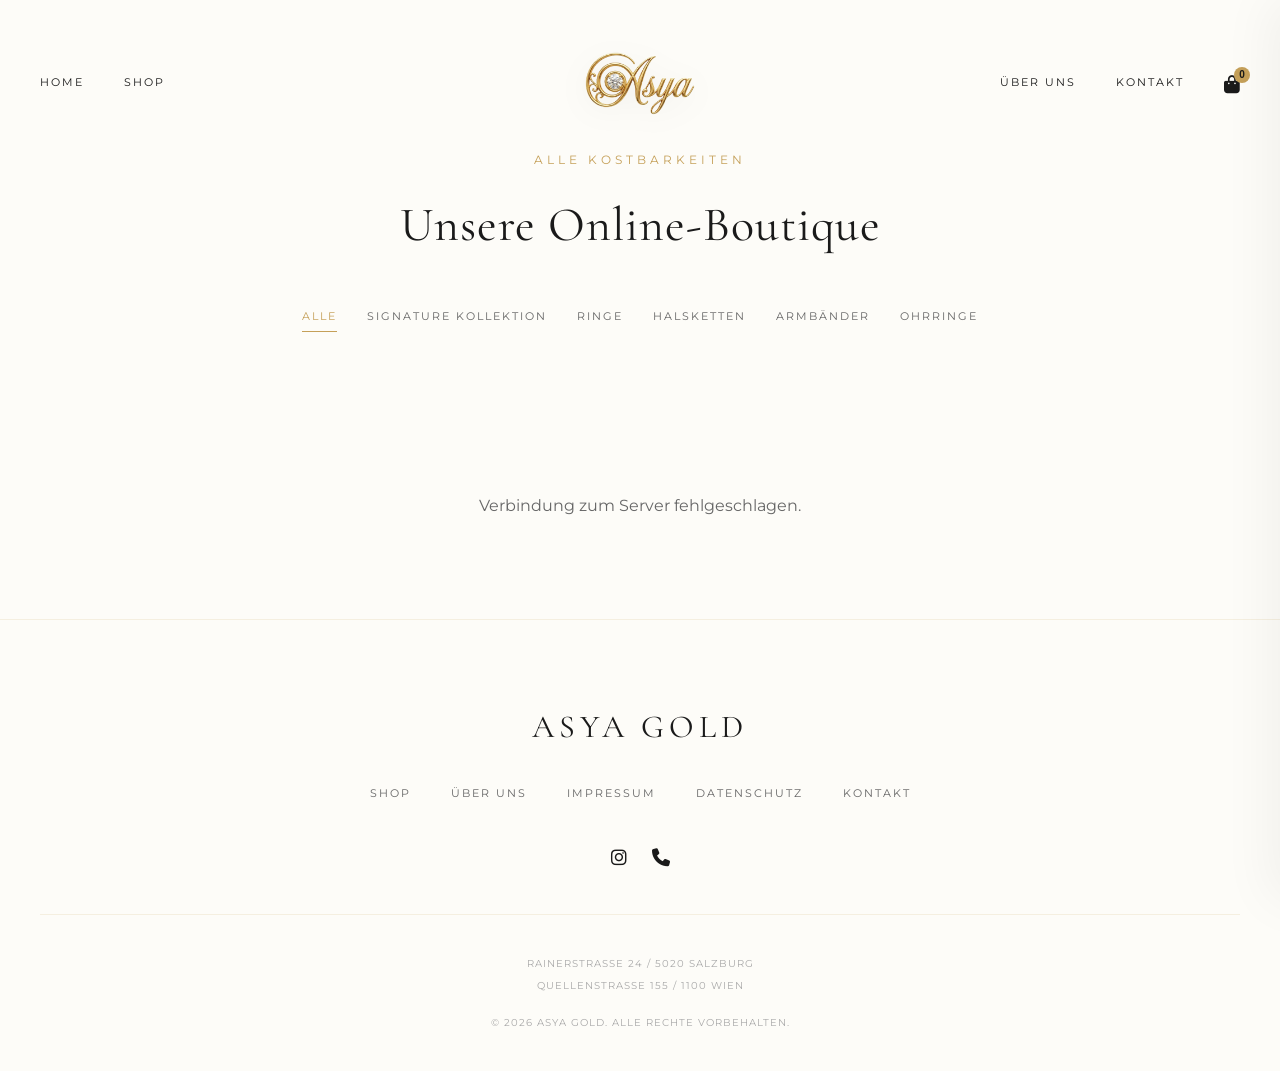
<file: shop/index.html>
<!DOCTYPE html>
<html lang="de">

<head>
    <meta charset="UTF-8">
    <meta name="viewport" content="width=device-width, initial-scale=1.0">
    <title>SHOP | ASYA GOLD — Exklusive Kollektionen</title>
    <link rel="icon" type="image/png" href="../images/logo/logo.png">
    <link rel="stylesheet" href="../style.css">
    <link rel="stylesheet" href="https://cdnjs.cloudflare.com/ajax/libs/font-awesome/6.4.0/css/all.min.css">
</head>

<body class="shop-page">
    <!-- Top Marquee Bar -->
    <div class="marquee-bar">
        <div class="marquee-content" id="marquee-text">
            <span class="marquee-item">ASYA GOLD — FINE JEWELRY & ART</span>
            <span class="marquee-item">ASYA GOLD — FINE JEWELRY & ART</span>
            <span class="marquee-item">ASYA GOLD — FINE JEWELRY & ART</span>
            <span class="marquee-item">ASYA GOLD — FINE JEWELRY & ART</span>
        </div>
    </div>

    <!-- Cart Drawer -->
    <div class="cart-overlay" id="cart-overlay"></div>
    <div class="cart-drawer" id="cart-drawer">
        <div class="cart-header">
            <h3>Warenkorb</h3>
            <button class="close-btn" id="close-cart"><span class="close-icon"></span></button>
        </div>
        <div class="cart-items" id="cart-items-container">
            <!-- Items via JS -->
        </div>
        <div class="cart-footer">
            <div class="cart-total">
                <span>Gesamtsumme</span>
                <span id="cart-total-price">0,00 €</span>
            </div>
            <button class="cta-luxury" style="width: 100%; margin-top: 20px;" onclick="startCheckout()">Zur
                Kasse</button>
        </div>
    </div>

    <!-- Mobile Menu Overlay -->
    <div class="mobile-menu-overlay" id="mobile-menu">
        <button class="close-btn" id="close-mobile-menu"><span class="close-icon"></span></button>
        <nav class="mobile-nav-links">
            <a href="../">Home</a>
            <a href="./">Shop</a>
            <a href="../#atelier">Über uns</a>
            <a href="#kontakt">Kontakt</a>
        </nav>
    </div>

    <!-- Navigation -->
    <header id="header" class="scrolled">
        <div class="nav-wrapper">
            <!-- Left Links -->
            <nav class="nav-links nav-group-left">
                <a href="../">Home</a>
                <a href="./">Shop</a>
            </nav>

            <!-- Center Logo -->
            <a href="../" class="logo">
                <img src="../images/logo/logo.png" alt="Asya Gold Logo">
            </a>

            <!-- Right Zone -->
            <div class="nav-group-right-wrapper">
                <nav class="nav-links nav-group-right">
                    <a href="../#atelier">Über uns</a>
                    <a href="#kontakt">Kontakt</a>
                </nav>
                <div class="nav-actions">
                    <button class="cart-btn">
                        <i class="fa-solid fa-bag-shopping"></i>
                        <span class="cart-count" id="cart-count">0</span>
                    </button>
                    <button class="menu-toggle" id="menu-toggle"><i class="fa-solid fa-bars"></i></button>
                </div>
            </div>
        </div>
    </header>

    <main style="padding-top: 150px;">
        <section class="container">
            <div class="section-intro">
                <span>Alle Kostbarkeiten</span>
                <h2>Unsere Online-Boutique</h2>
                <div class="shop-filters" style="margin-top: 40px; display: flex; justify-content: center; gap: 30px;">
                    <a href="#" class="filter-link active">Alle</a>
                    <a href="#" class="filter-link">Signature Kollektion</a>
                    <a href="#" class="filter-link">Ringe</a>
                    <a href="#" class="filter-link">Halsketten</a>
                    <a href="#" class="filter-link">Armbänder</a>
                    <a href="#" class="filter-link">Ohrringe</a>
                </div>
            </div>

            <div class="product-grid" id="product-container">
                <!-- Produkte werden via JS geladen -->
            </div>
        </section>
    </main>

    <!-- Footer -->
    <footer>
        <div class="container">
            <a href="../" class="footer-logo">ASYA GOLD</a>

            <div class="footer-nav">
                <a href="./">Shop</a>
                <a href="../#atelier">Über uns</a>
                <a href="../impressum/">Impressum</a>
                <a href="#">Datenschutz</a>
                <a href="#">Kontakt</a>
            </div>

            <div class="footer-social">
                <a href="https://www.instagram.com/asyamodeasyagold/" target="_blank"><i
                        class="fa-brands fa-instagram"></i></a>
                <a href="tel:+43662874320"><i class="fa-solid fa-phone"></i></a>
            </div>

            <div class="footer-bottom">
                <p>Rainerstraße 24 / 5020 Salzburg</p>
                <p style="margin-top: 5px;">Quellenstraße 155 / 1100 Wien</p>
                <p style="margin-top: 20px;">&copy; 2026 ASYA GOLD. Alle Rechte vorbehalten.</p>
            </div>
        </div>
    </footer>

    <style>
        .filter-link {
            text-decoration: none;
            color: var(--gray);
            font-size: 11px;
            text-transform: uppercase;
            letter-spacing: 2px;
            transition: var(--transition);
            border-bottom: 1px solid transparent;
            padding-bottom: 5px;
        }

        .filter-link:hover,
        .filter-link.active {
            color: var(--gold);
            border-bottom: 1px solid var(--gold);
        }

        .nav-links a.active {
            color: var(--gold);
        }
    </style>

    <script src="../script.js"></script>
</body>

</html>
</file>
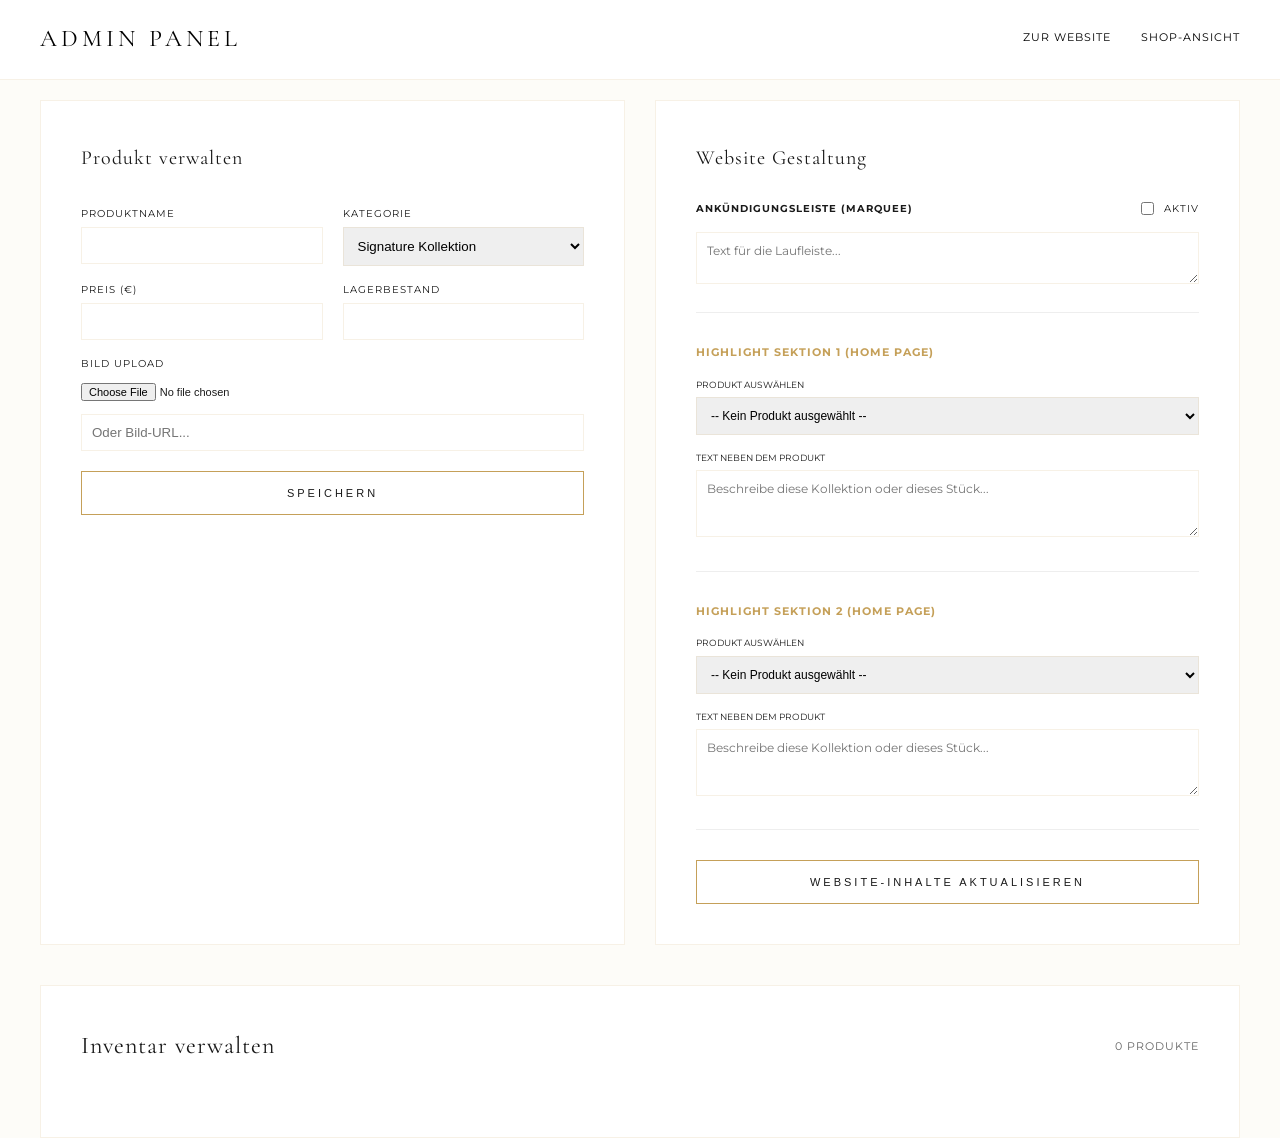
<file: admin.html>
<!DOCTYPE html>
<html lang="de">
<head>
    <meta charset="UTF-8">
    <meta name="viewport" content="width=device-width, initial-scale=1.0">
    <title>Admin Dashboard | Asya Gold</title>
    <link rel="icon" type="image/png" href="images/logo/logo.png">
    <link rel="stylesheet" href="style.css">
    <link rel="stylesheet" href="https://cdnjs.cloudflare.com/ajax/libs/font-awesome/6.4.0/css/all.min.css">
</head>
<body style="background: var(--cream);">

    <header class="scrolled" style="top: 0 !important; background: var(--white); border-bottom: 1px solid var(--border);">
        <div class="container nav-wrapper" style="display: flex; justify-content: space-between; align-items: center;">
            <a href="index.html" style="font-family: var(--font-serif); font-size: 24px; letter-spacing: 4px; text-transform: uppercase; text-decoration: none; color: #000; font-weight: 400;">Admin Panel</a>
            <nav class="nav-links" style="display: flex; gap: 30px;">
                <a href="index.html" style="text-decoration: none; color: #000; font-size: 11px; text-transform: uppercase; letter-spacing: 1px;">Zur Website</a>
                <a href="shop.html" style="text-decoration: none; color: #000; font-size: 11px; text-transform: uppercase; letter-spacing: 1px;">Shop-Ansicht</a>
            </nav>
        </div>
    </header>

    <main style="padding-top: 100px;">
        <div class="container">
            <!-- Top Row: Settings & Forms -->
            <div style="display: grid; grid-template-columns: 1fr 1fr; gap: 30px; margin-bottom: 40px;">
                
                <!-- Form: Produkt hinzufügen / bearbeiten -->
                <div class="admin-card" style="background: var(--white); padding: 40px; border: 1px solid var(--border);">
                    <h3 class="luxury-text" id="form-title" style="font-size: 20px; margin-bottom: 30px;">Produkt verwalten</h3>
                    <form id="add-product-form">
                        <input type="hidden" id="edit-id">
                        <div style="display: grid; grid-template-columns: 1fr 1fr; gap: 20px;">
                            <div class="form-group" style="margin-bottom: 15px;">
                                <label style="display: block; font-size: 10px; text-transform: uppercase; letter-spacing: 1px; margin-bottom: 5px;">Produktname</label>
                                <input type="text" id="title" required style="width: 100%; padding: 10px; border: 1px solid var(--border);">
                            </div>
                            <div class="form-group" style="margin-bottom: 15px;">
                                <label style="display: block; font-size: 10px; text-transform: uppercase; letter-spacing: 1px; margin-bottom: 5px;">Kategorie</label>
                                <select id="category" style="width: 100%; padding: 10px; border: 1px solid var(--border);">
                                    <option>Signature Kollektion</option>
                                    <option>Halsketten</option>
                                    <option>Armbänder</option>
                                    <option>Ohrringe</option>
                                    <option>Ringe</option>
                                </select>
                            </div>
                        </div>
                        <div style="display: grid; grid-template-columns: 1fr 1fr; gap: 20px;">
                            <div class="form-group" style="margin-bottom: 15px;">
                                <label style="display: block; font-size: 10px; text-transform: uppercase; letter-spacing: 1px; margin-bottom: 5px;">Preis (€)</label>
                                <input type="number" id="price" step="0.01" required style="width: 100%; padding: 10px; border: 1px solid var(--border);">
                            </div>
                            <div class="form-group" style="margin-bottom: 15px;">
                                <label style="display: block; font-size: 10px; text-transform: uppercase; letter-spacing: 1px; margin-bottom: 5px;">Lagerbestand</label>
                                <input type="number" id="stock" required style="width: 100%; padding: 10px; border: 1px solid var(--border);">
                            </div>
                        </div>
                        
                        <div class="form-group" style="margin-bottom: 20px;">
                            <label style="display: block; font-size: 10px; text-transform: uppercase; letter-spacing: 1px; margin-bottom: 5px;">Bild Upload</label>
                            <input type="file" id="image-file" accept="image/*" style="width: 100%; font-size: 11px;">
                            <input type="text" id="image-url" placeholder="Oder Bild-URL..." style="width: 100%; padding: 10px; border: 1px solid var(--border); margin-top: 10px;">
                        </div>

                        <button type="submit" id="submit-btn" class="cta-luxury" style="width: 100%; padding: 15px;">Speichern</button>
                        <button type="button" id="cancel-btn" style="width: 100%; margin-top: 10px; background: none; border: none; font-size: 10px; cursor: pointer; color: var(--gray); display: none;" onclick="resetForm()">Abbrechen</button>
                    </form>
                </div>

                <!-- Home Page & Global Settings -->
                <div class="admin-card" style="background: var(--white); padding: 40px; border: 1px solid var(--border);">
                    <h3 class="luxury-text" style="font-size: 20px; margin-bottom: 25px;">Website Gestaltung</h3>
                    
                    <div style="margin-bottom: 30px; border-bottom: 1px solid #eee; padding-bottom: 20px;">
                        <div style="display: flex; justify-content: space-between; align-items: center; margin-bottom: 15px;">
                            <label style="font-size: 10px; text-transform: uppercase; letter-spacing: 1px; font-weight: 700;">Ankündigungsleiste (Marquee)</label>
                            <label style="display: flex; align-items: center; gap: 10px; font-size: 10px; text-transform: uppercase; letter-spacing: 1px; cursor: pointer;">
                                <input type="checkbox" id="marquee-active"> Aktiv
                            </label>
                        </div>
                        <textarea id="marquee-input" rows="2" style="width: 100%; padding: 10px; border: 1px solid var(--border); font-family: var(--font-sans); font-size: 12px;" placeholder="Text für die Laufleiste..."></textarea>
                    </div>

                    <div style="margin-bottom: 30px; border-bottom: 1px solid #eee; padding-bottom: 25px;">
                        <label style="display: block; font-size: 11px; text-transform: uppercase; letter-spacing: 1px; margin-bottom: 15px; font-weight: 700; color: var(--gold);">Highlight Sektion 1 (Home Page)</label>
                        <div style="display: grid; grid-template-columns: 1fr; gap: 15px;">
                            <div>
                                <label style="display: block; font-size: 9px; text-transform: uppercase; margin-bottom: 5px;">Produkt auswählen</label>
                                <select id="featured-1-id" style="width: 100%; padding: 10px; border: 1px solid var(--border); font-size: 12px;">
                                    <option value="">-- Kein Produkt ausgewählt --</option>
                                </select>
                            </div>
                            <div>
                                <label style="display: block; font-size: 9px; text-transform: uppercase; margin-bottom: 5px;">Text neben dem Produkt</label>
                                <textarea id="featured-1-text" rows="3" style="width: 100%; padding: 10px; border: 1px solid var(--border); font-family: var(--font-sans); font-size: 12px;" placeholder="Beschreibe diese Kollektion oder dieses Stück..."></textarea>
                            </div>
                        </div>
                    </div>

                    <div style="margin-bottom: 30px; border-bottom: 1px solid #eee; padding-bottom: 25px;">
                        <label style="display: block; font-size: 11px; text-transform: uppercase; letter-spacing: 1px; margin-bottom: 15px; font-weight: 700; color: var(--gold);">Highlight Sektion 2 (Home Page)</label>
                        <div style="display: grid; grid-template-columns: 1fr; gap: 15px;">
                            <div>
                                <label style="display: block; font-size: 9px; text-transform: uppercase; margin-bottom: 5px;">Produkt auswählen</label>
                                <select id="featured-2-id" style="width: 100%; padding: 10px; border: 1px solid var(--border); font-size: 12px;">
                                    <option value="">-- Kein Produkt ausgewählt --</option>
                                </select>
                            </div>
                            <div>
                                <label style="display: block; font-size: 9px; text-transform: uppercase; margin-bottom: 5px;">Text neben dem Produkt</label>
                                <textarea id="featured-2-text" rows="3" style="width: 100%; padding: 10px; border: 1px solid var(--border); font-family: var(--font-sans); font-size: 12px;" placeholder="Beschreibe diese Kollektion oder dieses Stück..."></textarea>
                            </div>
                        </div>
                    </div>

                    <button onclick="updateSettings()" id="save-settings-btn" class="cta-luxury" style="width: 100%; padding: 15px;">Website-Inhalte aktualisieren</button>
                </div>
            </div>

            <!-- Bottom Row: Inventory (Full Width) -->
            <div class="admin-card" style="background: var(--white); padding: 40px; border: 1px solid var(--border);">
                <div style="display: flex; justify-content: space-between; align-items: center; margin-bottom: 30px;">
                    <h3 class="luxury-text" style="font-size: 24px; margin: 0;">Inventar verwalten</h3>
                    <span style="font-size: 11px; color: var(--gray); text-transform: uppercase; letter-spacing: 1px;" id="product-count">0 Produkte</span>
                </div>
                <div id="admin-product-list">
                    <!-- Produkte via JS -->
                </div>
            </div>
        </div>
    </main>

    <script>
        const API_URL = 'https://asya-gold.f-klavun.workers.dev/api';
        let products = [];

        function formatCurrency(val) {
            return new Intl.NumberFormat('de-DE', { style: 'currency', currency: 'EUR' }).format(val);
        }

        async function fetchProducts() {
            try {
                const res = await fetch(`${API_URL}/products`);
                products = await res.json();
                renderAdminList();
                populateFeaturedDropdowns();
            } catch (err) {
                console.error("Laden fehlgeschlagen:", err);
            }
        }

        function populateFeaturedDropdowns() {
            const selects = [document.getElementById('featured-1-id'), document.getElementById('featured-2-id')];
            selects.forEach(select => {
                if (!select) return;
                const currentValue = select.value;
                select.innerHTML = '<option value="">-- Kein Produkt ausgewählt --</option>';
                products.forEach(p => {
                    const opt = document.createElement('option');
                    opt.value = p.id;
                    opt.textContent = p.title;
                    select.appendChild(opt);
                });
                select.value = currentValue;
            });
        }

        function renderAdminList() {
            const list = document.getElementById('admin-product-list');
            document.getElementById('product-count').innerText = `${products.length} Produkte`;
            
            if (products.length === 0) {
                list.innerHTML = `<p style="text-align: center; color: var(--gray); padding: 40px 0;">Keine Produkte in der Datenbank.</p>`;
                return;
            }

            list.innerHTML = `
                <table style="width: 100%; border-collapse: collapse; text-align: left;">
                    <thead>
                        <tr style="border-bottom: 2px solid var(--border); font-size: 10px; text-transform: uppercase; letter-spacing: 2px; color: var(--gray);">
                            <th style="padding: 15px 0;">Bild</th>
                            <th style="padding: 15px;">Produkt / Kategorie</th>
                            <th style="padding: 15px;">Preis</th>
                            <th style="padding: 15px;">Bestand</th>
                            <th style="padding: 15px;">Status</th>
                            <th style="padding: 15px; text-align: right;">Aktionen</th>
                        </tr>
                    </thead>
                    <tbody>
                        ${products.map((p, index) => `
                            <tr style="border-bottom: 1px solid #f5f5f5; transition: background 0.3s;">
                                <td style="padding: 15px 0;">
                                    <img src="${p.image_url}" onerror="this.src='https://via.placeholder.com/50x60?text=Error'" style="width: 50px; height: 60px; object-fit: cover; background: #eee; border: 1px solid #eee;">
                                </td>
                                <td style="padding: 15px;">
                                    <h4 style="font-family: var(--font-serif); font-size: 16px; margin: 0;">${p.title}</h4>
                                    <span style="font-size: 10px; color: var(--gray); text-transform: uppercase;">${p.category}</span>
                                </td>
                                <td style="padding: 15px; font-weight: 600;">${formatCurrency(p.price)}</td>
                                <td style="padding: 15px;">
                                    <span style="display: inline-block; padding: 4px 8px; font-size: 11px; font-weight: 700; background: ${p.stock <= 3 ? '#ffebee' : '#f5f5f5'}; color: ${p.stock <= 3 ? '#c62828' : 'var(--black)'};">
                                        ${p.stock} Stk.
                                    </span>
                                </td>
                                <td style="padding: 15px;">
                                    <span style="font-size: 10px; text-transform: uppercase; letter-spacing: 1px; color: ${p.active ? '#2e7d32' : '#c62828'}">
                                        ${p.active ? '● Aktiv' : '○ Inaktiv'}
                                    </span>
                                </td>
                                <td style="padding: 15px; text-align: right;">
                                    <div style="display: flex; gap: 8px; justify-content: flex-end;">
                                        <button onclick="editProduct(${index})" style="background: #000; color: #fff; border: none; padding: 10px; width: 110px; font-size: 10px; text-transform: uppercase; cursor: pointer; letter-spacing: 1px; font-weight: 600; text-align: center;">Bearbeiten</button>
                                        <button onclick="toggleActive(${p.id}, ${p.active})" style="background: #f0f0f0; border: 1px solid #ddd; padding: 10px; width: 110px; font-size: 10px; text-transform: uppercase; cursor: pointer; letter-spacing: 1px; text-align: center;">${p.active ? 'Deaktivieren' : 'Aktivieren'}</button>
                                        <button onclick="deleteProduct(${p.id})" style="background: #fff; border: 1px solid #ffcdd2; color: #c62828; padding: 10px; width: 110px; font-size: 10px; text-transform: uppercase; cursor: pointer; letter-spacing: 1px; text-align: center;">Löschen</button>
                                    </div>
                                </td>
                            </tr>
                        `).join('')}
                    </tbody>
                </table>
            `;
        }

        document.getElementById('add-product-form').addEventListener('submit', async (e) => {
            e.preventDefault();
            console.log("Submit-Event ausgelöst.");
            
            const submitBtn = document.getElementById('submit-btn');
            const originalText = submitBtn.innerText;
            submitBtn.innerText = "Speichere...";
            submitBtn.disabled = true;

            const editId = document.getElementById('edit-id').value;
            let finalImageUrl = document.getElementById('image-url').value.trim();
            const imageFile = document.getElementById('image-file').files[0];

            console.log("Input Daten:", { editId, finalImageUrl, hasFile: !!imageFile });

            // 1. Wenn ein File ausgewählt wurde, zu R2 hochladen
            if (imageFile) {
                console.log("Starte Bild-Upload...");
                const formData = new FormData();
                formData.append('file', imageFile);
                try {
                    const uploadRes = await fetch(`${API_URL}/upload`, {
                        method: 'POST',
                        body: formData
                    });
                    if (!uploadRes.ok) throw new Error("Upload fehlgeschlagen");
                    const uploadData = await uploadRes.json();
                    finalImageUrl = uploadData.url;
                    console.log("Upload erfolgreich:", finalImageUrl);
                } catch (err) {
                    console.error("Upload-Fehler:", err);
                    alert("Upload fehlgeschlagen: " + err.message);
                    submitBtn.disabled = false;
                    submitBtn.innerText = originalText;
                    return;
                }
            }

            // 2. Produktdaten an Worker senden
            const productData = {
                id: editId ? parseInt(editId) : null,
                title: document.getElementById('title').value,
                category: document.getElementById('category').value,
                price: parseFloat(document.getElementById('price').value),
                stock: parseInt(document.getElementById('stock').value),
                image: finalImageUrl || 'images/gold1.png',
                active: true
            };

            console.log("Sende Produkt-Daten:", productData);

            try {
                const response = await fetch(`${API_URL}/products`, {
                    method: 'POST',
                    headers: { 'Content-Type': 'application/json' },
                    body: JSON.stringify(productData)
                });
                
                if (!response.ok) {
                    const errorText = await response.text();
                    throw new Error("Server-Fehler: " + errorText);
                }
                
                const resData = await response.json();
                console.log("Server-Antwort:", resData);

                alert("Erfolgreich gespeichert!");
                resetForm();
                fetchProducts();
            } catch (err) {
                console.error("Speicher-Fehler:", err);
                alert("Speichern fehlgeschlagen: " + err.message);
            } finally {
                submitBtn.disabled = false;
                submitBtn.innerText = originalText;
            }
        });

        window.editProduct = (index) => {
            const p = products[index];
            document.getElementById('edit-id').value = p.id;
            document.getElementById('title').value = p.title;
            document.getElementById('category').value = p.category;
            document.getElementById('price').value = p.price;
            document.getElementById('stock').value = p.stock || 0;
            document.getElementById('image-url').value = p.image_url;
            
            document.getElementById('form-title').innerText = 'Produkt bearbeiten';
            document.getElementById('submit-btn').innerText = 'Änderungen speichern';
            document.getElementById('cancel-btn').style.display = 'block';
            window.scrollTo({ top: 0, behavior: 'smooth' });
        };

        window.deleteProduct = async (id) => {
            if (confirm('Wirklich löschen?')) {
                await fetch(`${API_URL}/products/${id}`, { method: 'DELETE' });
                fetchProducts();
            }
        };

        window.toggleActive = async (id, currentStatus) => {
            const p = products.find(p => p.id === id);
            const updated = { ...p, id: id, active: !currentStatus, image: p.image_url };
            await fetch(`${API_URL}/products`, {
                method: 'POST',
                headers: { 'Content-Type': 'application/json' },
                body: JSON.stringify(updated)
            });
            fetchProducts();
        };

        window.resetForm = () => {
            document.getElementById('add-product-form').reset();
            document.getElementById('edit-id').value = '';
            document.getElementById('form-title').innerText = 'Produkt hinzufügen';
            document.getElementById('submit-btn').innerText = 'Produkt speichern';
            document.getElementById('cancel-btn').style.display = 'none';
        };

        // --- Marquee Settings ---
        async function fetchSettings() {
            try {
                const res = await fetch(`${API_URL}/settings`);
                const settings = await res.json();
                if (settings.marquee_text) {
                    document.getElementById('marquee-input').value = settings.marquee_text;
                }
                if (settings.marquee_active) {
                    document.getElementById('marquee-active').checked = settings.marquee_active === 'true';
                }
                if (settings.featured_1_id) {
                    document.getElementById('featured-1-id').value = settings.featured_1_id;
                }
                if (settings.featured_1_text) {
                    document.getElementById('featured-1-text').value = settings.featured_1_text;
                }
                if (settings.featured_2_id) {
                    document.getElementById('featured-2-id').value = settings.featured_2_id;
                }
                if (settings.featured_2_text) {
                    document.getElementById('featured-2-text').value = settings.featured_2_text;
                }
            } catch (err) {
                console.error("Einstellungen konnten nicht geladen werden:", err);
            }
        }

        window.updateSettings = async () => {
            const btn = document.getElementById('save-settings-btn');
            const originalText = btn.innerText;
            btn.innerText = "Speichere...";
            btn.disabled = true;

            const marqueeText = document.getElementById('marquee-input').value;
            const marqueeActive = document.getElementById('marquee-active').checked ? 'true' : 'false';
            const f1Id = document.getElementById('featured-1-id').value;
            const f1Text = document.getElementById('featured-1-text').value;
            const f2Id = document.getElementById('featured-2-id').value;
            const f2Text = document.getElementById('featured-2-text').value;
            
            try {
                const response = await fetch(`${API_URL}/settings`, {
                    method: 'POST',
                    headers: { 'Content-Type': 'application/json' },
                    body: JSON.stringify({ 
                        marquee_text: marqueeText,
                        marquee_active: marqueeActive,
                        featured_1_id: f1Id,
                        featured_1_text: f1Text,
                        featured_2_id: f2Id,
                        featured_2_text: f2Text
                    })
                });
                
                if (response.ok) {
                    alert("Einstellungen erfolgreich aktualisiert!");
                } else {
                    throw new Error("Update fehlgeschlagen");
                }
            } catch (err) {
                alert("Fehler: " + err.message);
            } finally {
                btn.disabled = false;
                btn.innerText = originalText;
            }
        };

        fetchProducts();
        fetchSettings();

        // Reveal body after load (Transition Fix)
        function revealBody() {
            setTimeout(() => {
                document.body.classList.add('loaded');
            }, 100);
        }

        if (document.readyState === 'loading') {
            document.addEventListener('DOMContentLoaded', revealBody);
        } else {
            revealBody();
        }
    </script>
</body>
</html>
</file>
<file: style.css>
/* 
   ASYA GOLD - Premium Luxury Design System
   Designed by Antigravity Pro
*/

@import url('https://fonts.googleapis.com/css2?family=Cormorant+Garamond:wght@300;400;500;600&family=Montserrat:wght@200;300;400;500&display=swap');

:root {
    --gold: #C5A059;
    --gold-light: #D4B67C;
    --black: #1A1A1A;
    --white: #FFFFFF;
    --cream: #FDFCF8;
    --light-gray: #F5F5F5;
    --gray: #666666;
    --border: rgba(197, 160, 89, 0.15);
    
    --font-serif: 'Cormorant Garamond', serif;
    --font-sans: 'Montserrat', sans-serif;
    
    --transition: all 0.6s cubic-bezier(0.23, 1, 0.32, 1);
}

/* Base */
* {
    margin: 0;
    padding: 0;
    box-sizing: border-box;
}

html {
    scroll-behavior: smooth;
}

/* ===== LUXURY CUSTOM SCROLLBAR ===== */

/* Firefox */
* {
    scrollbar-width: thin;
    scrollbar-color: var(--gold) var(--cream);
}

/* Chrome, Edge, Safari */
::-webkit-scrollbar {
    width: 6px;
}

::-webkit-scrollbar-track {
    background: var(--cream);
    border-left: 1px solid var(--border);
}

::-webkit-scrollbar-thumb {
    background: linear-gradient(
        to bottom,
        var(--gold-light),
        var(--gold)
    );
    border-radius: 0; /* Kein Radius – passt zum klaren Luxus-Stil */
}

::-webkit-scrollbar-thumb:hover {
    background: var(--gold);
}

/* ====================================== */

body {
    background-color: var(--cream);
    /* Subtile Marmor-Textur */
    background-image: 
        linear-gradient(rgba(253, 252, 248, 0.95), rgba(253, 252, 248, 0.95)),
        url('https://www.transparenttextures.com/patterns/marble-similar.png');
    color: var(--black);
    font-family: var(--font-sans);
    line-height: 1.7;
    overflow-x: hidden;
    -webkit-font-smoothing: antialiased;
    
    -webkit-font-smoothing: antialiased;
}

/* Typography */
h1, h2, h3, .luxury-text {
    font-family: var(--font-serif);
    font-weight: 400;
    letter-spacing: 1px;
}

.gold-text {
    color: var(--gold);
}

/* Marquee Bar */
.marquee-bar {
    background: var(--gold);
    color: var(--black);
    height: 35px;
    display: none; /* Standardmäßig versteckt gegen Flashing */
    align-items: center;
    overflow: hidden;
    position: fixed;
    top: 0;
    left: 0;
    width: 100%;
    z-index: 1100;
    font-size: 10px;
    text-transform: uppercase;
    letter-spacing: 2px;
    font-weight: 600;
    border-bottom: 1px solid rgba(0,0,0,0.1);
}

.marquee-content {
    display: flex;
    white-space: nowrap;
    animation: marquee 40s linear infinite;
}

.marquee-item {
    padding: 0 60px;
}

@keyframes marquee {
    0% { transform: translateX(0); }
    100% { transform: translateX(-50%); }
}

/* Layout */
.container {
    max-width: 1400px;
    margin: 0 auto;
    padding: 0 40px;
}

/* Header — High-End Split Navigation */
header {
    position: fixed;
    top: 35px; /* Platz für Marquee */
    left: 0;
    width: 100%;
    height: 100px;
    z-index: 1000;
    display: flex;
    align-items: center;
    transition: all 0.5s cubic-bezier(0.4, 0, 0.2, 1);
    background: transparent;
}

header.scrolled {
    height: 80px;
    background: rgba(255, 252, 245, 0.95);
    backdrop-filter: blur(20px);
    border-bottom: 1px solid var(--border);
}

/* ===== LUXURY SCROLL ANIMATIONS ===== */
.reveal {
    opacity: 0;
    transform: translateY(40px);
    transition: opacity 0.9s cubic-bezier(0.16, 1, 0.3, 1),
                transform 0.9s cubic-bezier(0.16, 1, 0.3, 1);
}
.reveal.visible {
    opacity: 1;
    transform: translateY(0);
}
.reveal-left {
    opacity: 0;
    transform: translateX(-50px);
    transition: opacity 1s cubic-bezier(0.16, 1, 0.3, 1),
                transform 1s cubic-bezier(0.16, 1, 0.3, 1);
}
.reveal-left.visible {
    opacity: 1;
    transform: translateX(0);
}
.reveal-right {
    opacity: 0;
    transform: translateX(50px);
    transition: opacity 1s cubic-bezier(0.16, 1, 0.3, 1),
                transform 1s cubic-bezier(0.16, 1, 0.3, 1);
}
.reveal-right.visible {
    opacity: 1;
    transform: translateX(0);
}
.reveal-delay-1 { transition-delay: 0.1s; }
.reveal-delay-2 { transition-delay: 0.2s; }
.reveal-delay-3 { transition-delay: 0.3s; }
.reveal-delay-4 { transition-delay: 0.4s; }
/* ===================================== */

.nav-wrapper {
    width: 100%;
    max-width: 1600px;
    margin: 0 auto;
    padding: 0 40px;
    display: flex;
    justify-content: space-between;
    align-items: center;
    position: relative;
}

/* Die drei Haupt-Zonen */
.nav-group-left {
    flex: 1;
    display: flex;
    gap: 40px;
    justify-content: flex-start;
}

.logo {
    flex: 0;
    display: flex;
    justify-content: center;
    padding: 0 40px;
}

.nav-group-right-wrapper {
    flex: 1;
    display: flex;
    justify-content: flex-end;
    align-items: center;
    gap: 40px;
}

.nav-group-right {
    display: flex;
    gap: 40px;
}

.nav-actions {
    display: flex;
    align-items: center;
    gap: 25px;
}

.logo {
    display: flex;
    justify-content: center;
    align-items: center;
    transition: all 0.5s ease;
    padding: 0 40px;
}

.logo img {
    height: 140px; /* Großes, dominantes Logo */
    width: auto;
    display: block;
    transition: all 0.5s ease;
    filter: drop-shadow(0 5px 15px rgba(0,0,0,0.05));
}

header.scrolled .logo img {
    height: 70px;
}

@media (max-width: 1024px) {
    .nav-wrapper {
        display: flex;
        justify-content: space-between;
        padding: 0 20px;
    }
    
    .nav-links.nav-group-left, .nav-links.nav-group-right {
        display: none;
    }

    .nav-actions {
        margin-left: 0;
    }

    .logo {
        padding: 0;
    }

    .logo img {
        height: 60px;
    }
}

.nav-links {
    display: flex;
    gap: 40px;
}

.nav-links a {
    text-decoration: none;
    color: var(--black);
    font-size: 11px;
    text-transform: uppercase;
    letter-spacing: 2px;
    transition: var(--transition);
    position: relative;
    padding-bottom: 5px;
}

.nav-links a::after {
    content: '';
    position: absolute;
    bottom: 0;
    left: 0;
    width: 0;
    height: 1px;
    background: var(--gold);
    transition: var(--transition);
}

.nav-links a:hover::after {
    width: 100%;
}

.nav-links a:hover {
    color: var(--gold);
}

.cart-btn {
    position: relative;
    font-size: 18px;
    color: var(--black);
    background: none;
    border: none;
    transition: var(--transition);
}

.cart-btn:hover {
    color: var(--gold);
}

.cart-count {
    position: absolute;
    top: -8px;
    right: -10px;
    background: var(--gold);
    color: var(--black);
    font-size: 10px;
    font-weight: 700;
    width: 16px;
    height: 16px;
    border-radius: 50%;
    display: flex;
    align-items: center;
    justify-content: center;
}

/* Close Button — Elegant Custom X */
.close-btn {
    background: none;
    border: none;
    cursor: pointer;
    width: 36px;
    height: 36px;
    display: flex;
    align-items: center;
    justify-content: center;
    position: relative;
    transition: transform 0.4s cubic-bezier(0.23, 1, 0.32, 1);
}

.close-btn:hover {
    transform: rotate(90deg);
}

.close-icon {
    position: relative;
    width: 24px;
    height: 24px;
    display: block;
}

.close-icon::before,
.close-icon::after {
    content: '';
    position: absolute;
    top: 50%;
    left: 50%;
    width: 20px;
    height: 1px;
    background: var(--gold);
    transition: background 0.3s ease;
}

.close-icon::before {
    transform: translate(-50%, -50%) rotate(45deg);
}

.close-icon::after {
    transform: translate(-50%, -50%) rotate(-45deg);
}

.close-btn:hover .close-icon::before,
.close-btn:hover .close-icon::after {
    background: var(--black);
}

/* Mobile Menu Close — Larger */
.mobile-menu-overlay .close-btn {
    position: absolute;
    top: 35px;
    right: 35px;
}

.mobile-menu-overlay .close-icon::before,
.mobile-menu-overlay .close-icon::after {
    width: 28px;
    height: 1.5px;
}

/* Hero Section */
.hero {
    height: 90vh;
    display: flex;
    align-items: center;
    justify-content: center;
    position: relative;
    overflow: hidden;
    background: 
        linear-gradient(rgba(253, 252, 248, 0.8), rgba(253, 252, 248, 0.8)),
        url('https://images.unsplash.com/photo-1588444837495-c6cfeb53f32d?auto=format&fit=crop&q=80&w=2000');
    background-size: cover;
    background-position: center;
}

.hero-video-bg {
    position: absolute;
    top: 0;
    left: 0;
    width: 100%;
    height: 100%;
    object-fit: cover;
    opacity: 0.4;
    filter: grayscale(100%);
}

.hero-content {
    position: relative;
    z-index: 10;
    text-align: center;
}

.hero h1 {
    font-size: clamp(40px, 8vw, 100px);
    line-height: 1;
    margin-bottom: 20px;
    opacity: 0;
    transform: translateY(30px);
    animation: revealUp 1.5s cubic-bezier(0.23, 1, 0.32, 1) forwards;
}

.hero p {
    font-size: 14px;
    text-transform: uppercase;
    letter-spacing: 5px;
    color: var(--gold);
    margin-bottom: 40px;
    opacity: 0;
    animation: revealUp 1.5s 0.3s cubic-bezier(0.23, 1, 0.32, 1) forwards;
}

.cta-luxury {
    display: inline-block;
    padding: 18px 45px;
    border: 1px solid var(--gold);
    color: var(--black);
    text-decoration: none;
    font-size: 11px;
    letter-spacing: 3px;
    text-transform: uppercase;
    transition: var(--transition);
    position: relative;
    overflow: hidden;
    background: transparent;
}

.cta-luxury:hover {
    background: var(--gold);
    color: var(--white);
    border-color: var(--gold);
}

/* Noble Details */
.noble-divider {
    width: 1px;
    height: 100px;
    background: var(--gold);
    margin: 0 auto;
    opacity: 0.3;
}

/* Sections */
section {
    padding: 100px 0;
}

.section-intro {
    text-align: center;
    max-width: 800px;
    margin: 0 auto 60px;
}

.section-intro span {
    display: block;
    font-size: 12px;
    text-transform: uppercase;
    letter-spacing: 4px;
    color: var(--gold);
    margin-bottom: 15px;
}

.section-intro h2 {
    font-size: 48px;
    margin-bottom: 30px;
}

/* Lifestyle Split Section (Centered Island) */
.lifestyle-split {
    display: grid;
    grid-template-columns: 1fr 1fr;
    align-items: center;
    gap: 60px;
    margin: 0 auto 100px; /* Kein Margin oben, da Padding der Sektion greift */
    max-width: 1000px;
    padding: 0 20px;
}

.lifestyle-split-image {
    width: 100%;
    height: 600px;
    overflow: hidden;
    box-shadow: 20px 20px 60px rgba(0,0,0,0.03);
}

.lifestyle-split-image img {
    width: 100%;
    height: 100%;
    object-fit: cover;
    transition: transform 2s cubic-bezier(0.19, 1, 0.22, 1);
}

.lifestyle-split:hover .lifestyle-split-image img {
    transform: scale(1.05);
}

.lifestyle-split-content {
    text-align: left;
}

.lifestyle-split-content span {
    display: block;
    font-size: 11px;
    text-transform: uppercase;
    letter-spacing: 4px;
    color: var(--gold);
    margin-bottom: 20px;
}

.lifestyle-split-content h2 {
    font-size: 42px;
    line-height: 1.1;
    margin-bottom: 30px;
    font-weight: 300;
}

.lifestyle-split-content p {
    font-size: 16px;
    line-height: 1.7;
    color: var(--gray);
    margin-bottom: 40px;
}

@media (max-width: 1024px) {
    .lifestyle-split {
        gap: 40px;
    }
}

@media (max-width: 768px) {
    .lifestyle-split {
        grid-template-columns: 1fr;
        text-align: center;
    }
    .lifestyle-split-content {
        text-align: center;
    }
    .lifestyle-split-content p {
        margin: 0 auto 40px;
    }
    .lifestyle-split-image {
        height: 400px;
    }
}

/* Product Grid */
.product-grid {
    display: grid;
    grid-template-columns: repeat(2, 1fr);
    gap: 60px;
}

/* Homepage specific: 15% smaller containers */
.home-page .product-grid {
    max-width: 1100px; /* Reduced from 1400px container default */
    margin: 0 auto;
    gap: 80px; /* More breathing room */
}

/* Shop Page - 4 Column Layout */
.shop-page .product-grid {
    grid-template-columns: repeat(4, 1fr);
    gap: 30px;
}

.shop-page .product-info h3 {
    font-size: 18px;
}

.shop-page .product-price {
    font-size: 16px;
}

.shop-page .product-image-container {
    margin-bottom: 15px;
}

.product-item {
    position: relative;
    opacity: 0;
    transform: translateY(50px);
    transition: all 1s ease;
}

.product-item.visible {
    opacity: 1;
    transform: translateY(0);
}

.product-image-container {
    position: relative;
    aspect-ratio: 4/5;
    overflow: hidden;
    background: var(--white);
    margin-bottom: 25px;
    box-shadow: 0 15px 40px rgba(0,0,0,0.03);
}

.product-image-container img {
    width: 100%;
    height: 100%;
    object-fit: cover;
    transition: transform 2.5s cubic-bezier(0.16, 1, 0.3, 1); /* Slower, more elegant */
}

.product-item:hover .product-image-container img {
    transform: scale(1.05); /* Subtler zoom */
}

.product-details {
    display: flex;
    justify-content: space-between;
    align-items: flex-end;
}

.product-info h3 {
    font-size: 24px;
    margin-bottom: 5px;
}

.product-info p {
    font-size: 12px;
    color: var(--gray);
    text-transform: uppercase;
    letter-spacing: 2px;
}

.product-price {
    font-family: var(--font-serif);
    font-size: 20px;
    color: var(--gold);
}

/* Stock Badges */
.stock-badge {
    position: absolute;
    top: 20px;
    left: 20px;
    padding: 8px 15px;
    font-size: 10px;
    text-transform: uppercase;
    letter-spacing: 2px;
    font-weight: 600;
    z-index: 5;
}

.stock-badge.low {
    background: var(--white);
    color: #c62828;
    border: 1px solid #c62828;
}

.stock-badge.out {
    background: var(--near-black);
    color: var(--white);
    top: 50%;
    left: 50%;
    transform: translate(-50%, -50%);
    width: 80%;
    text-align: center;
}

.product-item.out-of-stock img {
    opacity: 0.5;
    filter: grayscale(1);
}

.add-overlay {
    position: absolute;
    bottom: 20px;
    left: 20px;
    right: 20px;
    background: rgba(255, 255, 255, 0.95);
    color: var(--black);
    padding: 15px;
    text-align: center;
    font-size: 10px;
    font-weight: 600;
    text-transform: uppercase;
    letter-spacing: 2px;
    transform: translateY(110%);
    transition: var(--transition);
    border: 1px solid var(--gold);
    cursor: pointer;
}

.add-overlay:hover {
    background: var(--gold);
    color: var(--white);
}

.product-item:hover .add-overlay {
    transform: translateY(0);
}

/* Reveal Animation */
@keyframes revealUp {
    to {
        opacity: 1;
        transform: translateY(0);
    }
}

/* Footer */
/* Footer */
footer {
    border-top: 1px solid var(--border);
    padding: 80px 0 40px;
    background: var(--cream);
    color: var(--black);
    text-align: center;
}

.footer-logo {
    font-family: var(--font-serif);
    font-size: 32px;
    letter-spacing: 5px;
    text-transform: uppercase;
    margin-bottom: 30px;
    display: block;
    text-decoration: none;
    color: var(--black);
}

.footer-nav {
    display: flex;
    justify-content: center;
    gap: 40px;
    margin-bottom: 40px;
}

.footer-nav a {
    color: var(--gray);
    text-decoration: none;
    font-size: 11px;
    text-transform: uppercase;
    letter-spacing: 2px;
    transition: var(--transition);
}

.footer-nav a:hover {
    color: var(--gold);
}

.footer-social {
    display: flex;
    justify-content: center;
    gap: 25px;
    margin-bottom: 40px;
    font-size: 18px;
}

.footer-social a {
    color: var(--black);
    transition: var(--transition);
}

.footer-social a:hover {
    color: var(--gold);
}

.footer-bottom {
    padding-top: 40px;
    border-top: 1px solid var(--border);
    font-size: 10px;
    color: #aaa;
    text-transform: uppercase;
    letter-spacing: 1px;
}

/* Cart Drawer */
.cart-overlay {
    position: fixed;
    top: 0;
    left: 0;
    width: 100%;
    height: 100%;
    background: rgba(0,0,0,0.2);
    backdrop-filter: blur(5px);
    z-index: 2000;
    opacity: 0;
    visibility: hidden;
    transition: var(--transition);
}

.cart-overlay.active {
    opacity: 1;
    visibility: visible;
}

.cart-drawer {
    position: fixed;
    top: 0;
    right: 0;
    width: 100%;
    max-width: 450px;
    height: 100%;
    background: var(--white);
    z-index: 2001;
    transform: translateX(100%);
    transition: var(--transition);
    display: flex;
    flex-direction: column;
    box-shadow: -10px 0 50px rgba(0,0,0,0.05);
}

.cart-drawer.active {
    transform: translateX(0);
}

.cart-header {
    padding: 30px;
    border-bottom: 1px solid var(--border);
    display: flex;
    justify-content: space-between;
    align-items: center;
}

.close-cart {
    background: none;
    border: none;
    font-size: 20px;
    cursor: pointer;
    color: var(--black);
}

.cart-items {
    flex: 1;
    overflow-y: auto;
    padding: 30px;
}

.cart-item {
    display: flex;
    gap: 20px;
    margin-bottom: 25px;
    align-items: center;
    border-bottom: 1px solid #f9f9f9;
    padding-bottom: 20px;
}

.cart-item-img {
    width: 80px;
    height: 100px;
    object-fit: cover;
    background: var(--light-gray);
}

.cart-item-info h4 {
    font-family: var(--font-serif);
    font-size: 18px;
    margin-bottom: 5px;
}

.cart-item-info p {
    font-size: 12px;
    color: var(--gold);
}

.remove-item {
    margin-left: auto;
    background: none;
    border: none;
    color: #ccc;
    cursor: pointer;
    transition: var(--transition);
}

.remove-item:hover {
    color: #ff4444;
}

.cart-footer {
    padding: 30px;
    border-top: 1px solid var(--border);
    background: var(--cream);
}

.cart-total {
    display: flex;
    justify-content: space-between;
    font-size: 14px;
    text-transform: uppercase;
    letter-spacing: 1px;
    font-weight: 600;
}

#cart-total-price {
    color: var(--gold);
    font-size: 18px;
}

/* Mobile Navigation */
.menu-toggle {
    display: none;
    background: none;
    border: none;
    font-size: 20px;
    cursor: pointer;
    color: var(--black);
}

.mobile-menu-overlay {
    position: fixed;
    top: 0;
    left: 0;
    width: 100%;
    height: 100%;
    background: var(--white);
    z-index: 2000;
    display: flex;
    flex-direction: column;
    justify-content: center;
    align-items: center;
    transform: translateY(-100%);
    transition: transform 0.5s cubic-bezier(0.77, 0, 0.175, 1);
}

.mobile-menu-overlay.active {
    transform: translateY(0);
}

.mobile-nav-links {
    display: flex;
    flex-direction: column;
    gap: 30px;
    text-align: center;
}

.mobile-nav-links a {
    font-family: var(--font-serif);
    font-size: 32px;
    text-decoration: none;
    color: var(--black);
    text-transform: uppercase;
    letter-spacing: 3px;
}

.mobile-menu-overlay .close-btn {
    position: absolute;
    top: 30px;
    right: 30px;
}

/* --- Responsive Styles --- */
@media (max-width: 1024px) {
    .container {
        padding: 0 20px;
    }
    
    .hero h1 {
        font-size: 60px;
    }

    .shop-page .product-grid {
        grid-template-columns: repeat(3, 1fr);
        gap: 25px;
    }
}

@media (max-width: 768px) {
    .nav-links {
        display: none;
    }

    .menu-toggle {
        display: block;
    }

    .hero h1 {
        font-size: 42px;
    }

    .section-intro h2 {
        font-size: 32px;
    }

    .product-grid {
        grid-template-columns: 1fr;
        gap: 40px;
    }

    .shop-page .product-grid {
        grid-template-columns: repeat(2, 1fr);
        gap: 20px;
    }

    .lifestyle-split {
        grid-template-columns: 1fr !important;
        gap: 40px !important;
        padding: 60px 0 !important;
    }

    /* Reset order on mobile for Section 2 */
    .featured-reverse .lifestyle-split-image {
        order: 0 !important;
    }
    .featured-reverse .lifestyle-split-content {
        order: 0 !important;
    }

    .footer-nav {
        flex-direction: column;
        gap: 20px;
    }

    .admin-grid {
        grid-template-columns: 1fr !important;
    }

    .cart-drawer {
        width: 100%;
    }

    .header-top {
        padding: 0 20px;
        height: 75px;
    }

    .header-bottom {
        display: none; /* Hamburger Menü ersetzt die Nav-Leiste auf Handy */
    }
}

@media (max-width: 480px) {
    .hero h1 {
        font-size: 36px;
    }
    
    .cta-luxury {
        width: 100%;
        text-align: center;
    }

    .atelier-grid {
        grid-template-columns: 1fr;
    }
}
/* --- Featured Sections Desktop Logic --- */
@media (min-width: 769px) {
    .lifestyle-split {
        display: grid;
        grid-template-columns: 1fr 1fr;
        gap: 100px;
        align-items: center;
        padding: 120px 0;
    }

    .featured-reverse .lifestyle-split-image {
        order: 2;
    }
    .featured-reverse .lifestyle-split-content {
        order: 1;
        text-align: right;
    }
    
    .featured-reverse .lifestyle-split-content .cta-luxury {
        margin-left: auto;
    }
}
</file>
